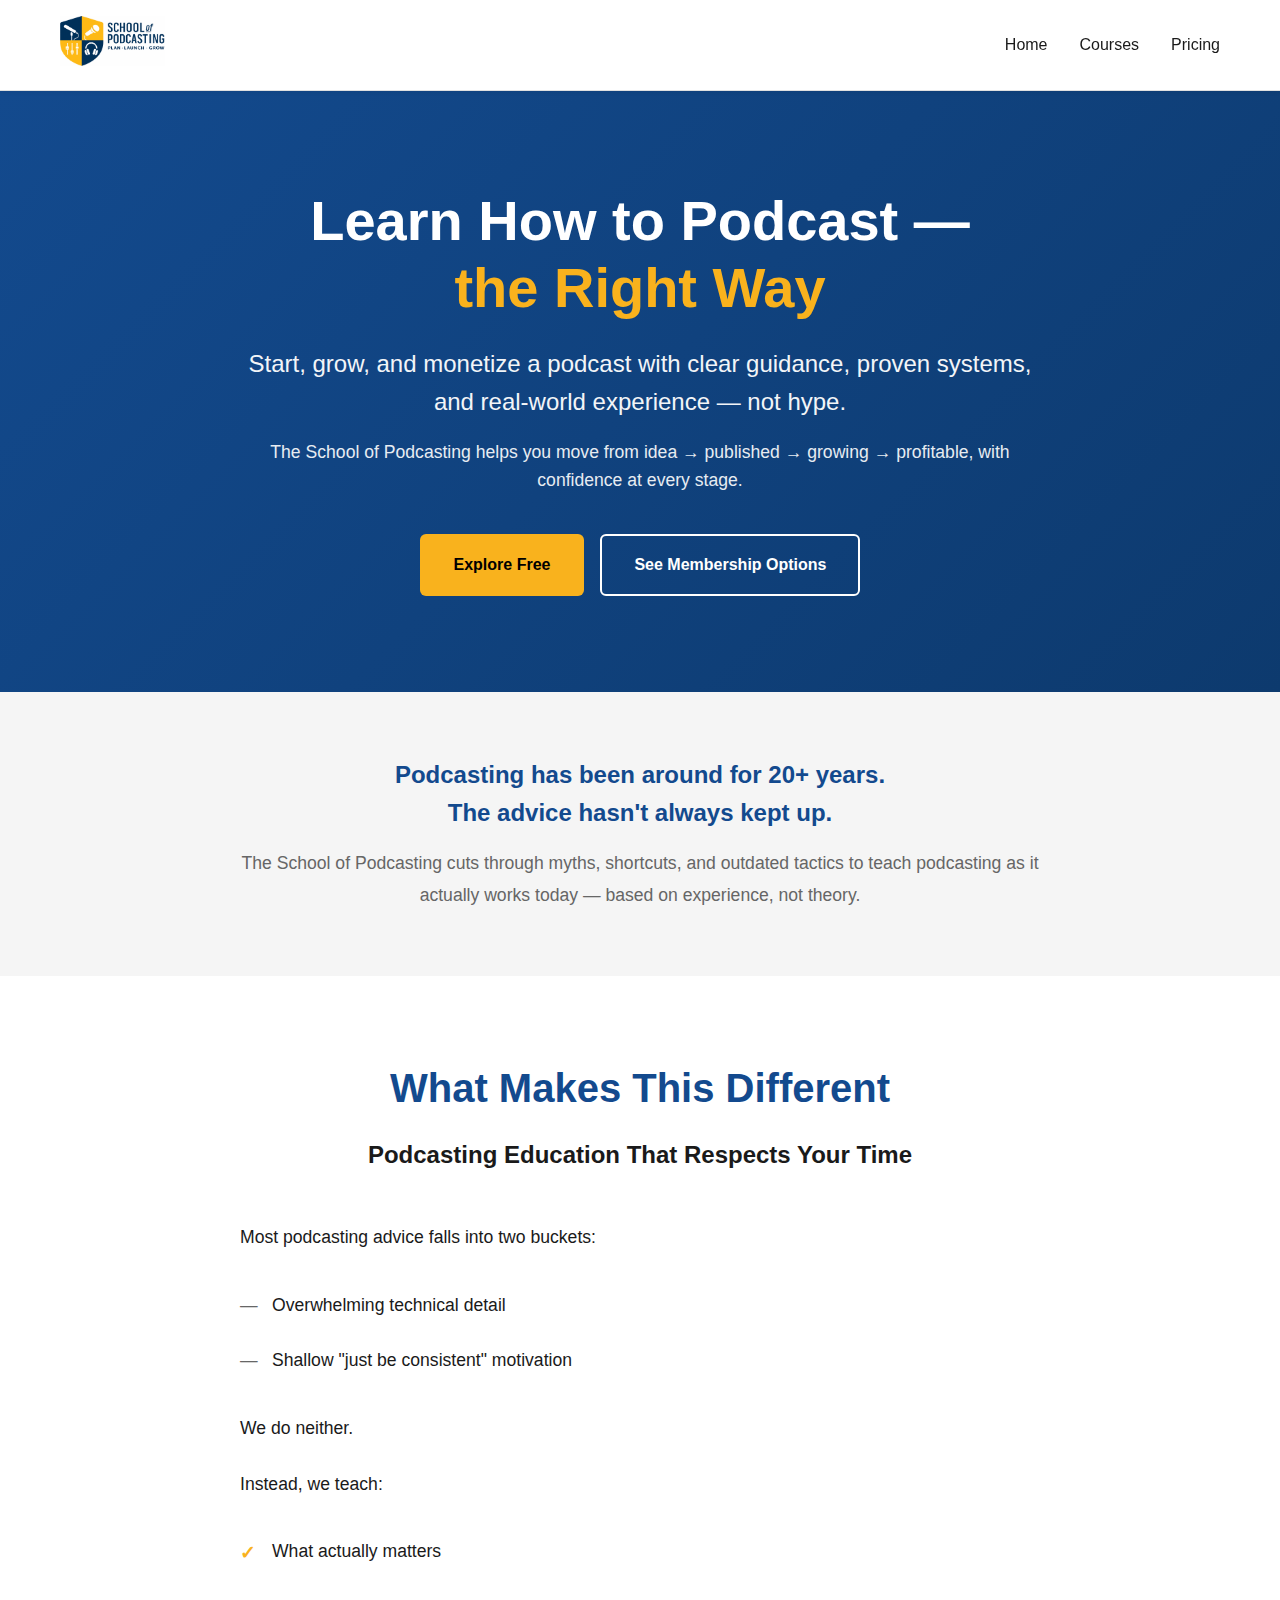
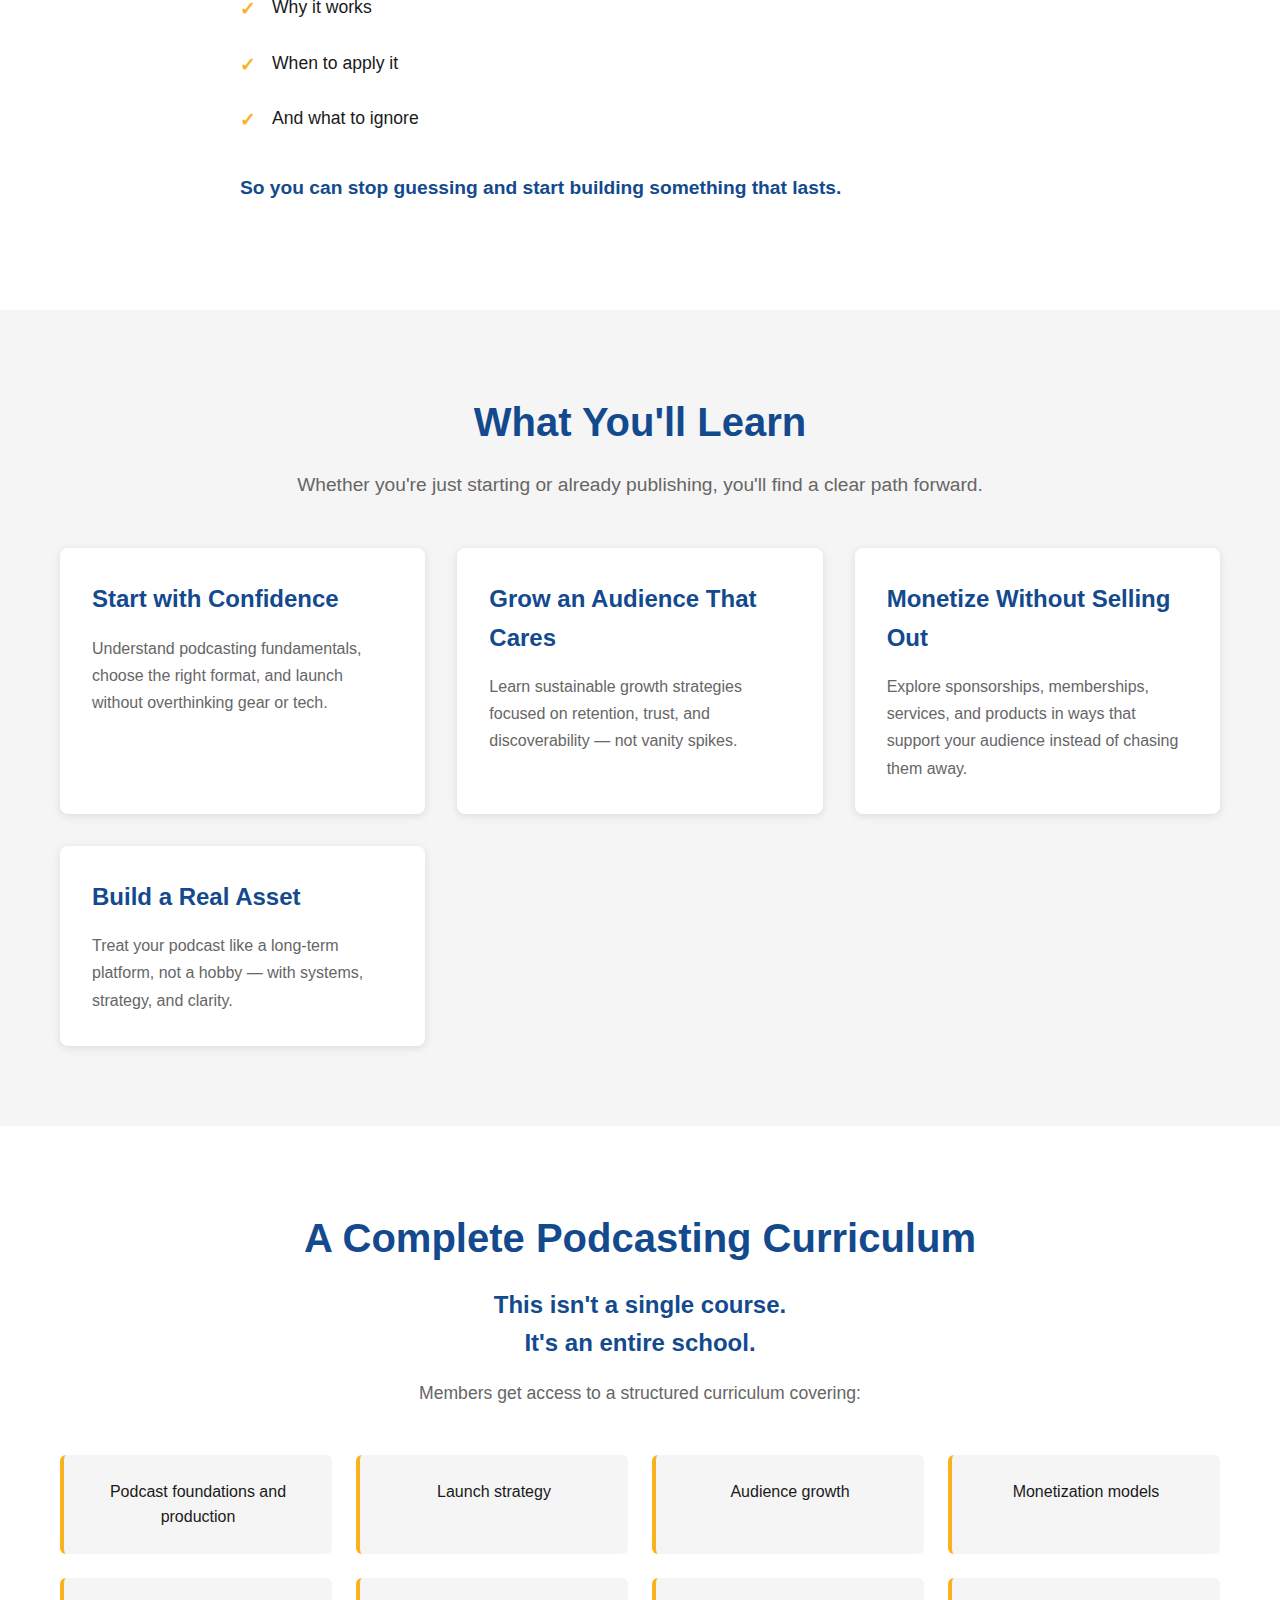
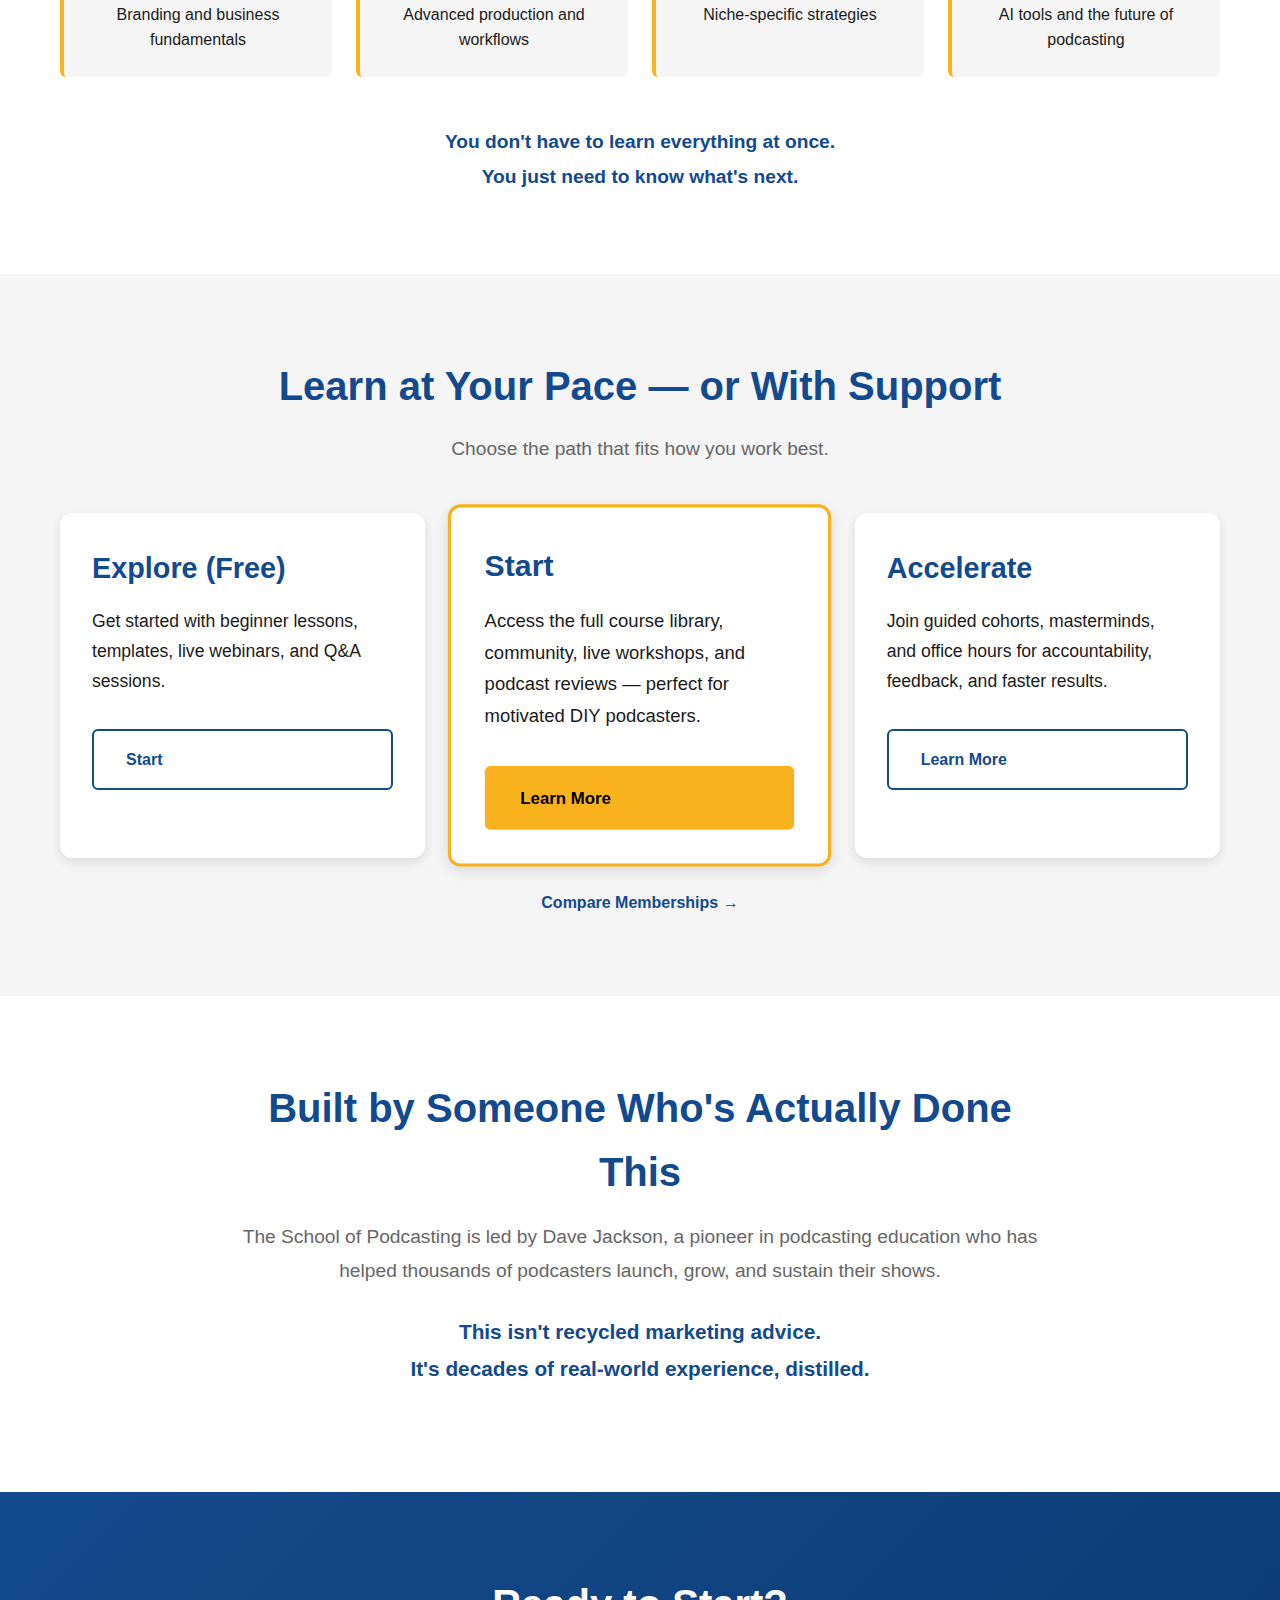
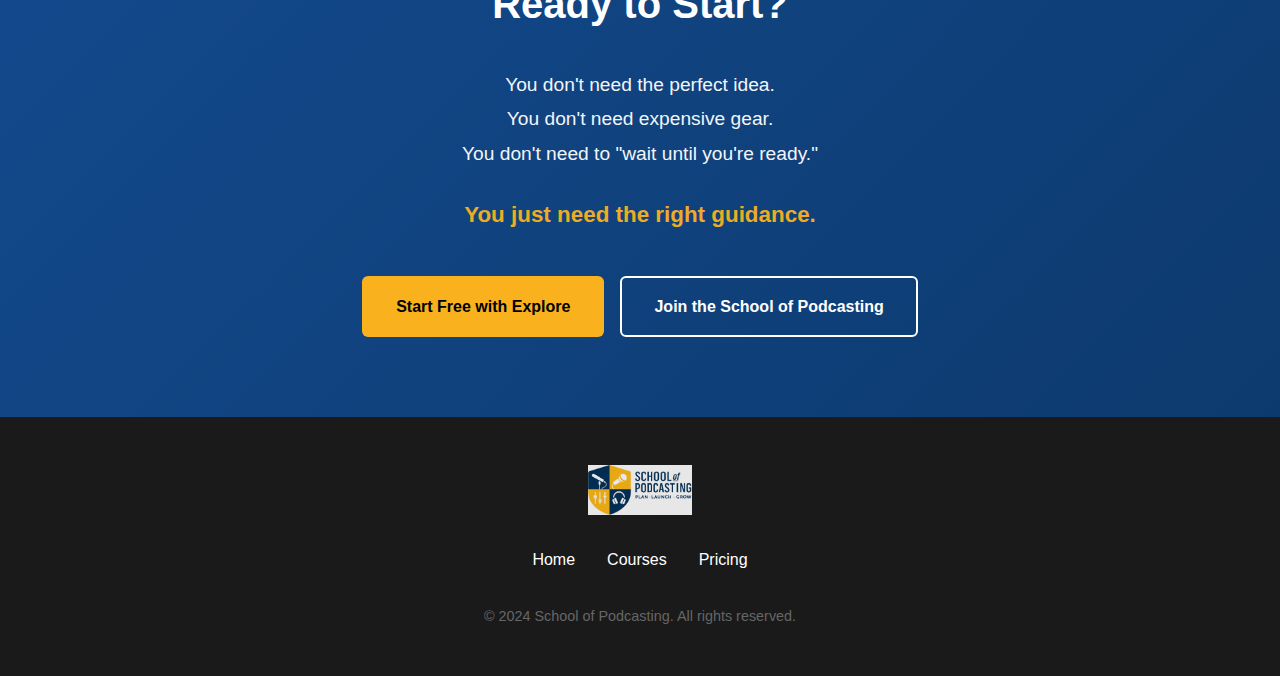
<file: index.html>
<!DOCTYPE html>
<html lang="en">
<head>
    <meta charset="UTF-8">
    <meta name="viewport" content="width=device-width, initial-scale=1.0">
    <title>School of Podcasting - Learn How to Podcast the Right Way</title>
    <link rel="stylesheet" href="styles.css">
    <link rel="icon" type="image/png" href="icon.png">
</head>
<body>
    <!-- Navigation -->
    <nav class="navbar">
        <div class="container">
            <div class="nav-content">
                <a href="index.html" class="logo">
                    <img src="logo.png" alt="School of Podcasting" class="logo-img">
                </a>
                <ul class="nav-links">
                    <li><a href="index.html">Home</a></li>
                    <li><a href="courses.html">Courses</a></li>
                    <li><a href="pricing.html">Pricing</a></li>
                </ul>
            </div>
        </div>
    </nav>

    <!-- Hero Section -->
    <section class="hero">
        <div class="container">
            <div class="hero-content">
                <h1 class="hero-title">
                    Learn How to Podcast —<br>
                    <span class="hero-title-accent">the Right Way</span>
                </h1>
                <p class="hero-subtitle">
                    Start, grow, and monetize a podcast with clear guidance, proven systems, and real-world experience — not hype.
                </p>
                <p class="hero-description">
                    The School of Podcasting helps you move from idea → published → growing → profitable, with confidence at every stage.
                </p>
                <div class="hero-cta">
                    <a href="#explore" class="btn btn-primary">Explore Free</a>
                    <a href="pricing.html" class="btn btn-secondary">See Membership Options</a>
                </div>
            </div>
        </div>
    </section>

    <!-- Sub-Hero / Credibility -->
    <section class="credibility">
        <div class="container">
            <div class="credibility-content">
                <p class="credibility-text">
                    Podcasting has been around for 20+ years.<br>
                    The advice hasn't always kept up.
                </p>
                <p class="credibility-description">
                    The School of Podcasting cuts through myths, shortcuts, and outdated tactics to teach podcasting as it actually works today — based on experience, not theory.
                </p>
            </div>
        </div>
    </section>

    <!-- What Makes This Different -->
    <section class="different">
        <div class="container">
            <h2 class="section-title">What Makes This Different</h2>
            <h3 class="section-subtitle">Podcasting Education That Respects Your Time</h3>
            <div class="different-content">
                <p class="intro-text">
                    Most podcasting advice falls into two buckets:
                </p>
                <ul class="problem-list">
                    <li>Overwhelming technical detail</li>
                    <li>Shallow "just be consistent" motivation</li>
                </ul>
                <p class="intro-text">We do neither.</p>
                <p class="intro-text">
                    Instead, we teach:
                </p>
                <ul class="solution-list">
                    <li>What actually matters</li>
                    <li>Why it works</li>
                    <li>When to apply it</li>
                    <li>And what to ignore</li>
                </ul>
                <p class="intro-text emphasis">
                    So you can stop guessing and start building something that lasts.
                </p>
            </div>
        </div>
    </section>

    <!-- What You'll Learn -->
    <section class="learn">
        <div class="container">
            <h2 class="section-title">What You'll Learn</h2>
            <p class="section-intro">
                Whether you're just starting or already publishing, you'll find a clear path forward.
            </p>
            <div class="learn-grid">
                <div class="learn-card">
                    <h3>Start with Confidence</h3>
                    <p>Understand podcasting fundamentals, choose the right format, and launch without overthinking gear or tech.</p>
                </div>
                <div class="learn-card">
                    <h3>Grow an Audience That Cares</h3>
                    <p>Learn sustainable growth strategies focused on retention, trust, and discoverability — not vanity spikes.</p>
                </div>
                <div class="learn-card">
                    <h3>Monetize Without Selling Out</h3>
                    <p>Explore sponsorships, memberships, services, and products in ways that support your audience instead of chasing them away.</p>
                </div>
                <div class="learn-card">
                    <h3>Build a Real Asset</h3>
                    <p>Treat your podcast like a long-term platform, not a hobby — with systems, strategy, and clarity.</p>
                </div>
            </div>
        </div>
    </section>

    <!-- Complete Curriculum -->
    <section class="curriculum">
        <div class="container">
            <h2 class="section-title">A Complete Podcasting Curriculum</h2>
            <p class="curriculum-intro">
                This isn't a single course.<br>
                It's an entire school.
            </p>
            <p class="curriculum-description">
                Members get access to a structured curriculum covering:
            </p>
            <div class="curriculum-grid">
                <div class="curriculum-item">Podcast foundations and production</div>
                <div class="curriculum-item">Launch strategy</div>
                <div class="curriculum-item">Audience growth</div>
                <div class="curriculum-item">Monetization models</div>
                <div class="curriculum-item">Branding and business fundamentals</div>
                <div class="curriculum-item">Advanced production and workflows</div>
                <div class="curriculum-item">Niche-specific strategies</div>
                <div class="curriculum-item">AI tools and the future of podcasting</div>
            </div>
            <p class="curriculum-footer">
                You don't have to learn everything at once.<br>
                You just need to know what's next.
            </p>
        </div>
    </section>

    <!-- Learn at Your Pace -->
    <section class="pricing-preview" id="explore">
        <div class="container">
            <h2 class="section-title">Learn at Your Pace — or With Support</h2>
            <p class="section-intro">
                Choose the path that fits how you work best.
            </p>
            <div class="pricing-cards">
                <div class="pricing-card">
                    <h3>Explore (Free)</h3>
                    <p class="pricing-description">Get started with beginner lessons, templates, live webinars, and Q&A sessions.</p>
                    <a href="pricing.html" class="btn btn-outline">Start</a>
                </div>
                <div class="pricing-card featured">
                    <h3>Start</h3>
                    <p class="pricing-description">Access the full course library, community, live workshops, and podcast reviews — perfect for motivated DIY podcasters.</p>
                    <a href="pricing.html" class="btn btn-primary">Learn More</a>
                </div>
                <div class="pricing-card">
                    <h3>Accelerate</h3>
                    <p class="pricing-description">Join guided cohorts, masterminds, and office hours for accountability, feedback, and faster results.</p>
                    <a href="pricing.html" class="btn btn-outline">Learn More</a>
                </div>
            </div>
            <div class="pricing-cta">
                <a href="pricing.html" class="btn-link">Compare Memberships →</a>
            </div>
        </div>
    </section>

    <!-- Built by Someone -->
    <section class="founder">
        <div class="container">
            <div class="founder-content">
                <h2 class="section-title">Built by Someone Who's Actually Done This</h2>
                <p class="founder-text">
                    The School of Podcasting is led by Dave Jackson, a pioneer in podcasting education who has helped thousands of podcasters launch, grow, and sustain their shows.
                </p>
                <p class="founder-text emphasis">
                    This isn't recycled marketing advice.<br>
                    It's decades of real-world experience, distilled.
                </p>
            </div>
        </div>
    </section>

    <!-- Ready to Start -->
    <section class="cta-final">
        <div class="container">
            <div class="cta-content">
                <h2 class="section-title">Ready to Start?</h2>
                <p class="cta-text">
                    You don't need the perfect idea.<br>
                    You don't need expensive gear.<br>
                    You don't need to "wait until you're ready."
                </p>
                <p class="cta-text emphasis">
                    You just need the right guidance.
                </p>
                <div class="cta-buttons">
                    <a href="#explore" class="btn btn-primary">Start Free with Explore</a>
                    <a href="pricing.html" class="btn btn-secondary">Join the School of Podcasting</a>
                </div>
            </div>
        </div>
    </section>

    <!-- Footer -->
    <footer class="footer">
        <div class="container">
            <div class="footer-content">
                <div class="footer-logo">
                    <img src="logo.png" alt="School of Podcasting" class="footer-logo-img">
                </div>
                <nav class="footer-nav">
                    <a href="index.html">Home</a>
                    <a href="courses.html">Courses</a>
                    <a href="pricing.html">Pricing</a>
                </nav>
                <p class="footer-copy">&copy; 2024 School of Podcasting. All rights reserved.</p>
            </div>
        </div>
    </footer>
</body>
</html>
</file>
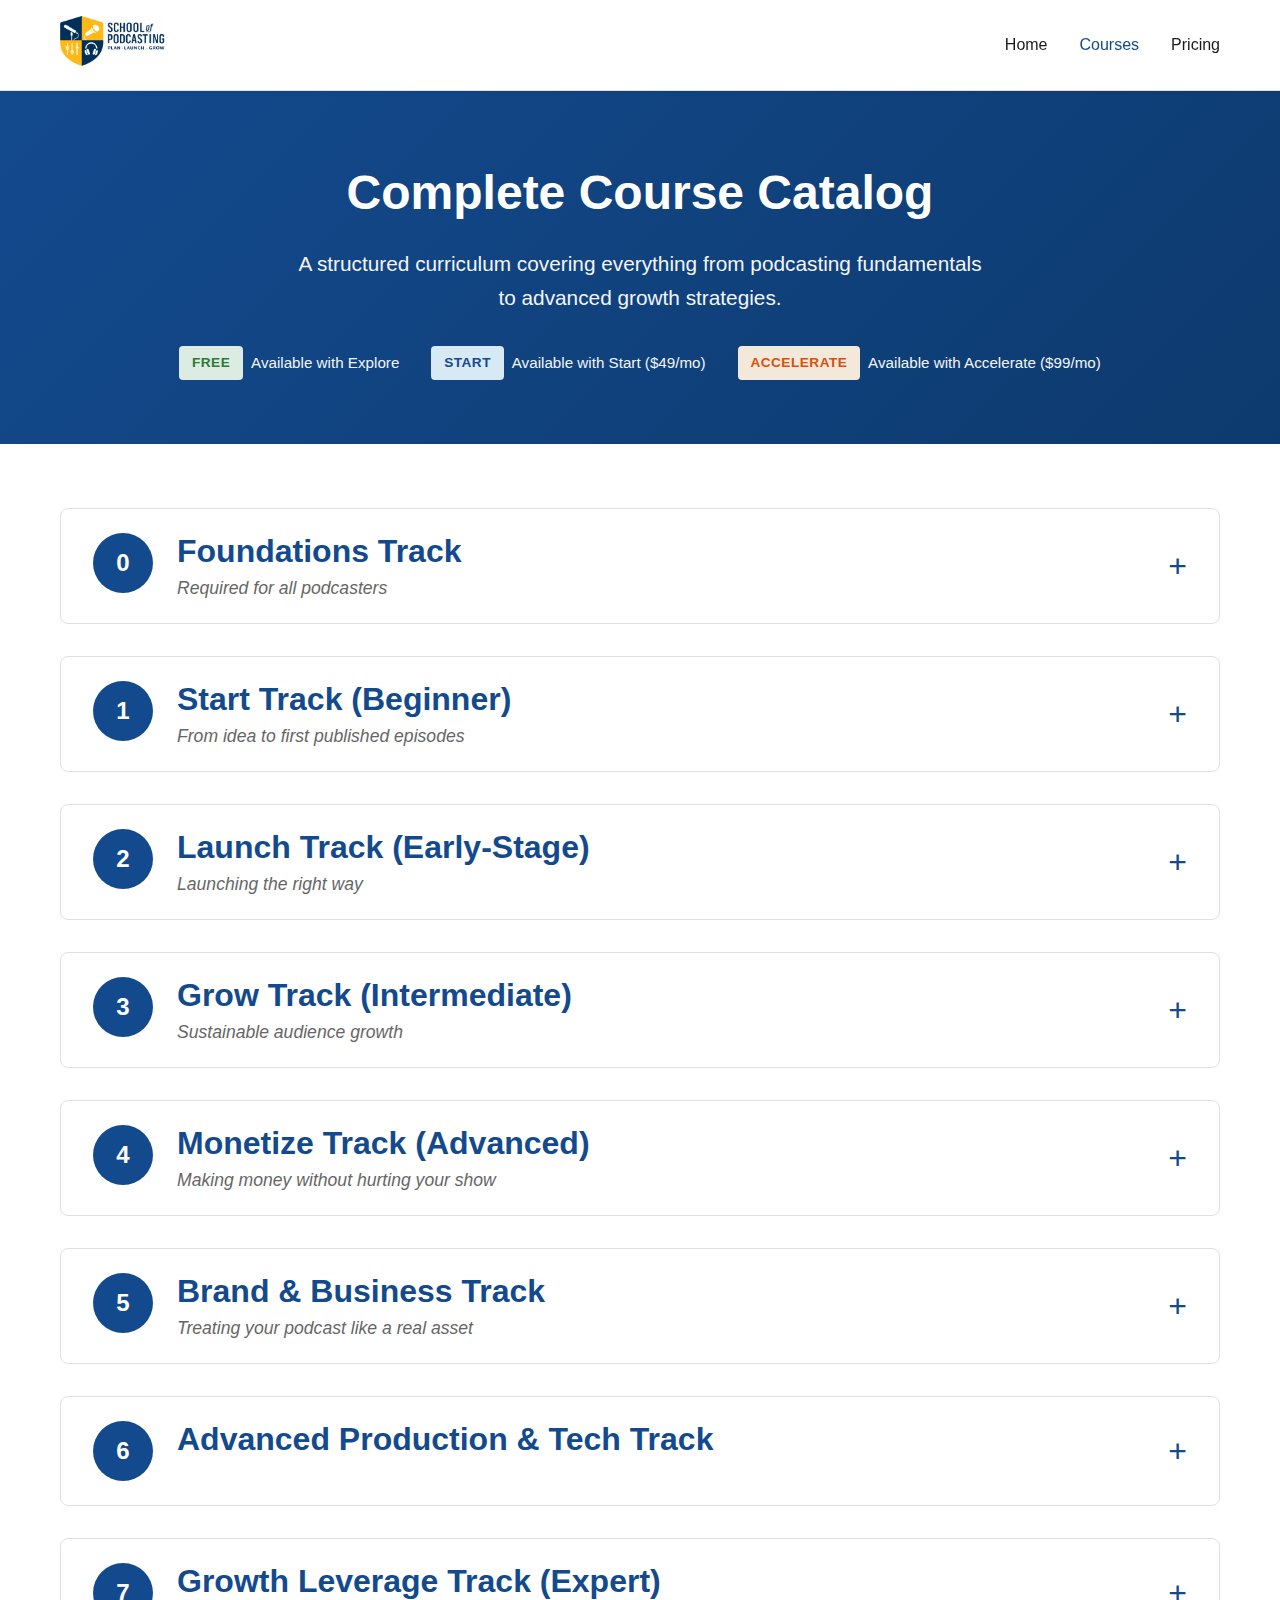
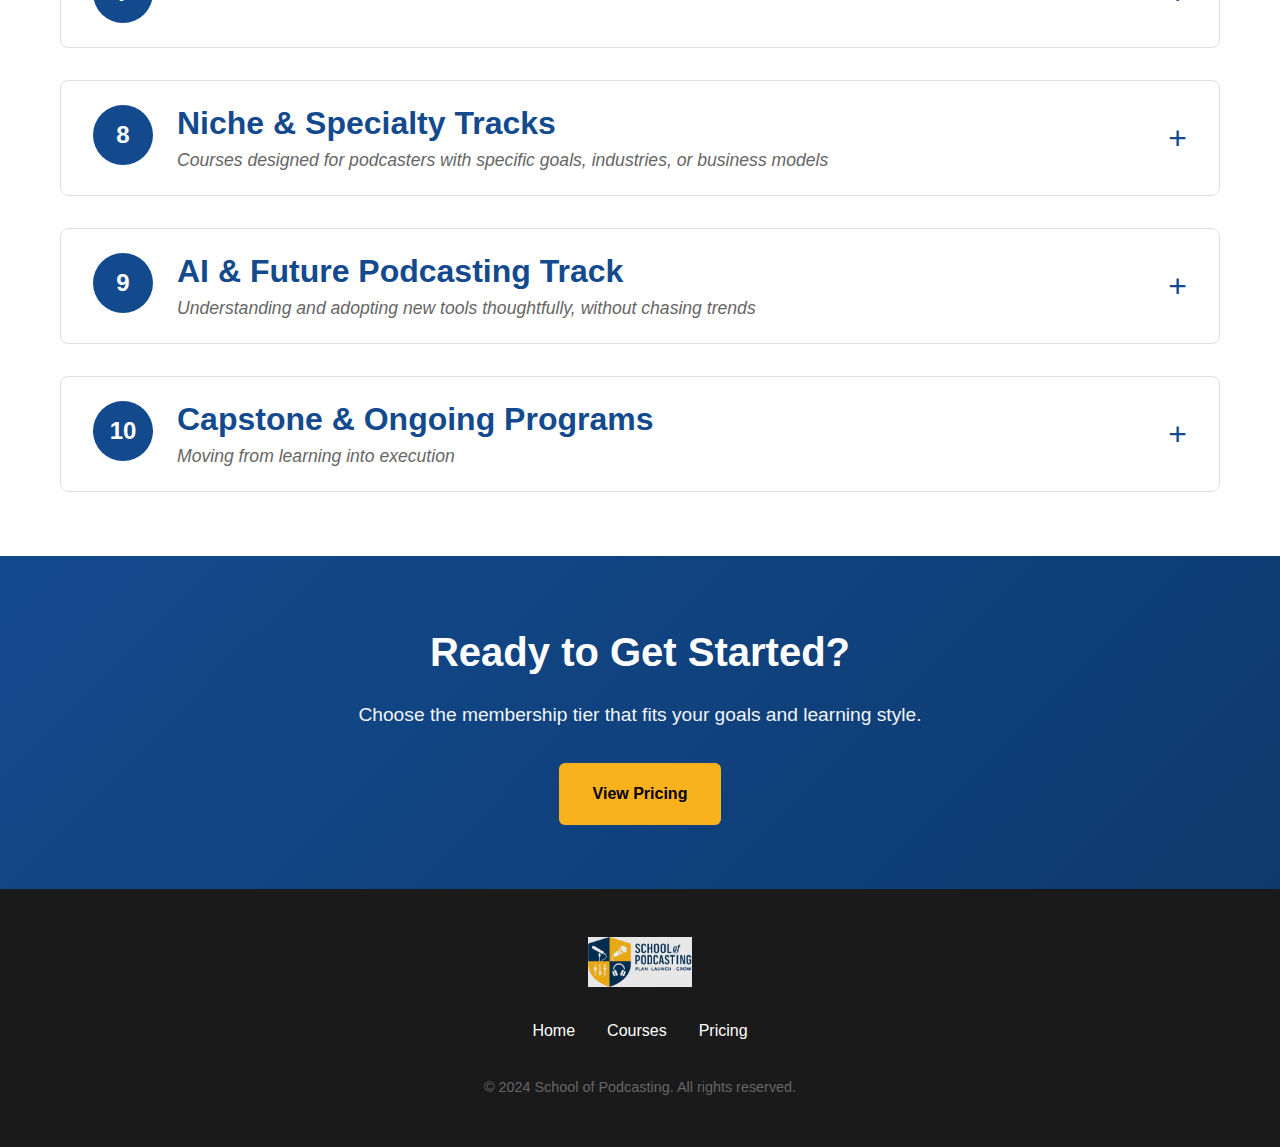
<file: courses.html>
<!DOCTYPE html>
<html lang="en">
<head>
    <meta charset="UTF-8">
    <meta name="viewport" content="width=device-width, initial-scale=1.0">
    <title>Courses - School of Podcasting</title>
    <link rel="stylesheet" href="styles.css">
    <link rel="icon" type="image/png" href="icon.png">
    <script src="script.js" defer></script>
</head>
<body>
    <!-- Navigation -->
    <nav class="navbar">
        <div class="container">
            <div class="nav-content">
                <a href="index.html" class="logo">
                    <img src="logo.png" alt="School of Podcasting" class="logo-img">
                </a>
                <ul class="nav-links">
                    <li><a href="index.html">Home</a></li>
                    <li><a href="courses.html" class="active">Courses</a></li>
                    <li><a href="pricing.html">Pricing</a></li>
                </ul>
            </div>
        </div>
    </nav>

    <!-- Courses Header -->
    <section class="page-header">
        <div class="container">
            <h1 class="page-title">Complete Course Catalog</h1>
            <p class="page-subtitle">
                A structured curriculum covering everything from podcasting fundamentals to advanced growth strategies.
            </p>
            <div class="membership-legend">
                <span class="legend-item"><span class="badge badge-free">Free</span> Available with Explore</span>
                <span class="legend-item"><span class="badge badge-start">Start</span> Available with Start ($49/mo)</span>
                <span class="legend-item"><span class="badge badge-accelerate">Accelerate</span> Available with Accelerate ($99/mo)</span>
            </div>
        </div>
    </section>

    <!-- Course Tracks -->
    <section class="courses">
        <div class="container">

            <!-- Foundations Track -->
            <div class="course-track collapsible">
                <button class="track-header-toggle" aria-expanded="false">
                    <div class="track-header">
                        <span class="track-number">0</span>
                        <div>
                            <h2 class="track-title">Foundations Track</h2>
                            <p class="track-subtitle">Required for all podcasters</p>
                        </div>
                    </div>
                    <span class="toggle-icon">+</span>
                </button>
                <div class="course-list collapse-content">
                    <div class="course-item">
                        <div class="course-header">
                            <h3>Podcasting 101: How Podcasts Actually Work</h3>
                            <span class="badge badge-free">Free</span>
                        </div>
                        <p>A clear explanation of RSS, podcast hosting, directories, downloads vs subscribers, and what metrics actually matter.</p>
                        <p class="course-detail">This course removes the mystery from podcasting by explaining how podcasts are actually delivered, tracked, and discovered. You'll learn how RSS feeds work, what hosting companies really do, how Apple and Spotify fit into the ecosystem, and why many common assumptions about downloads and subscribers are misleading. By the end, you'll understand the system well enough to make smart decisions and ignore bad advice.</p>
                    </div>
                    <div class="course-item">
                        <div class="course-header">
                            <h3>Podcasting Gear Without the Hype</h3>
                            <span class="badge badge-free">Free</span>
                        </div>
                        <p>Simple guidance on microphones, interfaces, headphones, and recording spaces without overspending.</p>
                        <p class="course-detail">This course focuses on practical, affordable gear choices instead of trendy recommendations. You'll learn how to choose the right microphone for your voice and environment, whether you really need an interface or mixer, and how to improve sound quality without buying more equipment. The goal is confidence and clarity, not gear obsession.</p>
                    </div>
                    <div class="course-item">
                        <div class="course-header">
                            <h3>Audio Quality Fundamentals</h3>
                            <span class="badge badge-start">Start</span>
                        </div>
                        <p>Mic technique, gain staging, background noise, and consistency across episodes.</p>
                        <p class="course-detail">Audio quality problems are usually technique issues, not equipment problems. This course teaches you how to properly use your microphone, set recording levels, reduce noise, and maintain consistent sound from episode to episode. You'll walk away with repeatable habits that dramatically improve how professional your show sounds.</p>
                    </div>
                    <div class="course-item">
                        <div class="course-header">
                            <h3>The Podcasting Mindset</h3>
                            <span class="badge badge-start">Start</span>
                        </div>
                        <p>Setting realistic expectations, building consistency, avoiding burnout, and sticking with your show.</p>
                        <p class="course-detail">Podcasting success is more about mindset than tactics. This course helps you set realistic timelines, define what success actually means for your goals, and build sustainable habits that keep you publishing. You'll learn how to avoid burnout, handle slow growth, and stay motivated when results take time.</p>
                    </div>
                </div>
            </div>

            <!-- Start Track -->
            <div class="course-track collapsible">
                <button class="track-header-toggle" aria-expanded="false">
                    <div class="track-header">
                        <span class="track-number">1</span>
                        <div>
                            <h2 class="track-title">Start Track (Beginner)</h2>
                            <p class="track-subtitle">From idea to first published episodes</p>
                        </div>
                    </div>
                    <span class="toggle-icon">+</span>
                </button>
                <div class="course-list collapse-content">
                    <div class="course-item">
                        <div class="course-header">
                            <h3>Finding Your Podcast Idea & Positioning</h3>
                            <span class="badge badge-start">Start</span>
                        </div>
                        <p>How to define your audience, niche, and value so your podcast stands out.</p>
                        <p class="course-detail">This course walks you through clarifying who your podcast is for, what problem it solves, and why someone should choose it over other shows. You'll explore audience definition, niche selection, and positioning so your podcast has a clear purpose from day one. Expect exercises that help you move from vague ideas to a focused concept.</p>
                    </div>
                    <div class="course-item">
                        <div class="course-header">
                            <h3>Naming Your Podcast (Without Regret)</h3>
                            <span class="badge badge-start">Start</span>
                        </div>
                        <p>Searchability, branding considerations, and long‑term flexibility.</p>
                        <p class="course-detail">Your podcast name affects discoverability, branding, and future growth. This course teaches you how to choose a name that is searchable, memorable, and flexible enough to grow with your show. You'll learn common naming mistakes and how to pressure‑test your ideas before committing.</p>
                    </div>
                    <div class="course-item">
                        <div class="course-header">
                            <h3>Podcast Formats Explained</h3>
                            <span class="badge badge-start">Start</span>
                        </div>
                        <p>Solo, co‑hosted, interview, narrative, and hybrid formats.</p>
                        <p class="course-detail">This course breaks down the strengths and weaknesses of the most common podcast formats. You'll learn which formats are easiest to sustain, which work best for different goals, and how to choose a format that matches your skills and schedule. By the end, you'll know exactly which format fits you best.</p>
                    </div>
                    <div class="course-item">
                        <div class="course-header">
                            <h3>Planning Your First 10 Episodes</h3>
                            <span class="badge badge-start">Start</span>
                        </div>
                        <p>Episode structures, outlines, batching strategies, and content planning.</p>
                        <p class="course-detail">Many podcasts fail because they run out of ideas early. This course helps you plan your first ten episodes in advance so you launch with confidence. You'll learn how to outline episodes, batch content, and create a simple content plan that keeps you consistent.</p>
                    </div>
                    <div class="course-item">
                        <div class="course-header">
                            <h3>Recording Your Podcast</h3>
                            <span class="badge badge-start">Start</span>
                        </div>
                        <p>Local and remote recording setups, backups, and reliability.</p>
                        <p class="course-detail">This course covers the practical side of recording your show. You'll learn how to set up reliable local and remote recordings, avoid common technical failures, and create backup systems so you never lose an episode. The focus is stress‑free recording, not perfection.</p>
                    </div>
                    <div class="course-item">
                        <div class="course-header">
                            <h3>Editing Your Podcast (Beginner)</h3>
                            <span class="badge badge-start">Start</span>
                        </div>
                        <p>Basic editing workflows, DAWs, templates, and time‑saving tips.</p>
                        <p class="course-detail">Editing doesn't have to be overwhelming. This course introduces beginner‑friendly editing workflows, explains what to edit and what to leave alone, and shows you how to use templates to save time. You'll gain confidence producing clean, listenable episodes without over‑polishing.</p>
                    </div>
                    <div class="course-item">
                        <div class="course-header">
                            <h3>Publishing Your Podcast</h3>
                            <span class="badge badge-free">Free</span>
                        </div>
                        <p>Setting up hosting, RSS feeds, and submitting to Apple Podcasts and Spotify.</p>
                        <p class="course-detail">This course walks you step by step through publishing your podcast. You'll learn how to choose a hosting provider, set up your RSS feed correctly, and submit your show to major platforms. By the end, your podcast will be live and available to listeners.</p>
                    </div>
                    <div class="course-item">
                        <div class="course-header">
                            <h3>Your Podcast Website Essentials</h3>
                            <span class="badge badge-start">Start</span>
                        </div>
                        <p>What pages you actually need and how your website supports growth.</p>
                        <p class="course-detail">A podcast website doesn't need to be complicated to be effective. This course explains which pages matter, what content to include, and how your website supports discovery, email lists, and monetization. You'll learn how to avoid overbuilding while still looking professional.</p>
                    </div>
                </div>
            </div>

            <!-- Launch Track -->
            <div class="course-track collapsible">
                <button class="track-header-toggle" aria-expanded="false">
                    <div class="track-header">
                        <span class="track-number">2</span>
                        <div>
                            <h2 class="track-title">Launch Track (Early‑Stage)</h2>
                            <p class="track-subtitle">Launching the right way</p>
                        </div>
                    </div>
                    <span class="toggle-icon">+</span>
                </button>
                <div class="course-list collapse-content">
                    <div class="course-item">
                        <div class="course-header">
                            <h3>How to Launch a Podcast</h3>
                            <span class="badge badge-free">Free</span>
                        </div>
                        <p>Soft vs hard launches, timing, and avoiding common mistakes.</p>
                        <p class="course-detail">This course helps you launch with intention instead of panic. You'll learn different launch strategies, how to set expectations, and how to avoid common mistakes that hurt momentum. The focus is building a solid foundation rather than chasing launch‑week hype.</p>
                    </div>
                    <div class="course-item">
                        <div class="course-header">
                            <h3>Podcast Artwork That Converts</h3>
                            <span class="badge badge-start">Start</span>
                        </div>
                        <p>Design principles, clarity, and testing artwork that attracts clicks.</p>
                        <p class="course-detail">Podcast artwork is often the first impression of your show. This course teaches you what actually works in podcast artwork, how to communicate your show's value visually, and how to avoid design mistakes that reduce clicks. You'll also learn how to evaluate and improve existing artwork.</p>
                    </div>
                    <div class="course-item">
                        <div class="course-header">
                            <h3>Writing Podcast Titles & Descriptions</h3>
                            <span class="badge badge-start">Start</span>
                        </div>
                        <p>SEO, psychology, and clarity for episode titles and show descriptions.</p>
                        <p class="course-detail">This course focuses on writing titles and descriptions that are clear, searchable, and compelling. You'll learn how listeners scan listings, how search engines read text, and how to balance creativity with clarity. Expect practical frameworks you can reuse for every episode.</p>
                    </div>
                    <div class="course-item">
                        <div class="course-header">
                            <h3>Launch Promotion That Doesn't Feel Gross</h3>
                            <span class="badge badge-start">Start</span>
                        </div>
                        <p>Ethical promotion strategies using email, social media, and communities.</p>
                        <p class="course-detail">Promotion doesn't have to feel spammy. This course shows you how to share your podcast in ways that feel natural and respectful. You'll learn where promotion actually works, where it doesn't, and how to focus on long‑term audience building instead of short‑term spikes.</p>
                    </div>
                    <div class="course-item">
                        <div class="course-header">
                            <h3>Early Feedback & Iteration</h3>
                            <span class="badge badge-start">Start</span>
                        </div>
                        <p>Using listener feedback to refine format and content.</p>
                        <p class="course-detail">Your early listeners are your best teachers. This course shows you how to collect useful feedback, interpret it correctly, and make smart adjustments without constantly changing direction. You'll learn how to iterate without losing your identity.</p>
                    </div>
                </div>
            </div>

            <!-- Grow Track -->
            <div class="course-track collapsible">
                <button class="track-header-toggle" aria-expanded="false">
                    <div class="track-header">
                        <span class="track-number">3</span>
                        <div>
                            <h2 class="track-title">Grow Track (Intermediate)</h2>
                            <p class="track-subtitle">Sustainable audience growth</p>
                        </div>
                    </div>
                    <span class="toggle-icon">+</span>
                </button>
                <div class="course-list collapse-content">
                    <div class="course-item">
                        <div class="course-header">
                            <h3>Understanding Podcast Analytics</h3>
                            <span class="badge badge-start">Start</span>
                        </div>
                        <p>What numbers matter, how to read trends, and what to ignore.</p>
                        <p class="course-detail">This course demystifies podcast analytics by focusing on trends, not vanity metrics. You'll learn which numbers actually indicate growth, how to spot problems early, and how to use data to make content decisions. The goal is confidence, not obsession.</p>
                    </div>
                    <div class="course-item">
                        <div class="course-header">
                            <h3>Podcast SEO & Discoverability</h3>
                            <span class="badge badge-start">Start</span>
                        </div>
                        <p>Optimizing for Apple Podcasts, Google, show notes, and transcripts.</p>
                        <p class="course-detail">Discovery is about clarity, not hacks. This course teaches you how podcast platforms and search engines surface content and what you can do to improve your visibility. You'll learn how titles, descriptions, show notes, and transcripts work together.</p>
                    </div>
                    <div class="course-item">
                        <div class="course-header">
                            <h3>Content Strategy for Growth</h3>
                            <span class="badge badge-start">Start</span>
                        </div>
                        <p>Planning themes, series, and seasons that drive retention.</p>
                        <p class="course-detail">Growth comes from consistency and relevance. This course helps you plan content that keeps listeners coming back by using themes, series, and seasonal planning. You'll learn how to think beyond individual episodes and build momentum over time.</p>
                    </div>
                    <div class="course-item">
                        <div class="course-header">
                            <h3>Repurposing Podcast Content</h3>
                            <span class="badge badge-start">Start</span>
                        </div>
                        <p>Turning episodes into clips, newsletters, blog posts, and social content.</p>
                        <p class="course-detail">This course shows you how to get more value from each episode without creating more work. You'll learn what content is worth repurposing, which platforms make sense, and how to create systems instead of one‑off posts.</p>
                    </div>
                    <div class="course-item">
                        <div class="course-header">
                            <h3>Guest Strategy for Growth</h3>
                            <span class="badge badge-start">Start</span>
                        </div>
                        <p>Attracting guests, preparing interviews, and guest swaps.</p>
                        <p class="course-detail">Guests can accelerate growth when used intentionally. This course teaches you how to attract the right guests, prepare better interviews, and use guest appearances to reach new audiences without relying on gimmicks.</p>
                    </div>
                    <div class="course-item">
                        <div class="course-header">
                            <h3>Audience Building Beyond Downloads</h3>
                            <span class="badge badge-start">Start</span>
                        </div>
                        <p>Email lists, communities, and engagement strategies.</p>
                        <p class="course-detail">Downloads are not relationships. This course shows you how to build direct connections with your audience through email lists and communities. You'll learn how to turn listeners into subscribers and supporters.</p>
                    </div>
                    <div class="course-item">
                        <div class="course-header">
                            <h3>Social Media for Podcasters</h3>
                            <span class="badge badge-start">Start</span>
                        </div>
                        <p>What is worth doing, what is not, and how to avoid burnout.</p>
                        <p class="course-detail">Social media can help or distract. This course gives you a realistic framework for deciding which platforms to use, how much effort to invest, and how to avoid burning out. The focus is leverage, not hustle.</p>
                    </div>
                </div>
            </div>

            <!-- Monetize Track -->
            <div class="course-track collapsible">
                <button class="track-header-toggle" aria-expanded="false">
                    <div class="track-header">
                        <span class="track-number">4</span>
                        <div>
                            <h2 class="track-title">Monetize Track (Advanced)</h2>
                            <p class="track-subtitle">Making money without hurting your show</p>
                        </div>
                    </div>
                    <span class="toggle-icon">+</span>
                </button>
                <div class="course-list collapse-content">
                    <div class="course-item">
                        <div class="course-header">
                            <h3>Podcast Monetization Models</h3>
                            <span class="badge badge-start">Start</span>
                        </div>
                        <p>Ads, sponsors, memberships, products, and services.</p>
                        <p class="course-detail">This course gives you a clear, honest overview of the main ways podcasters generate revenue. Instead of hype or unrealistic promises, you'll learn how each model actually works, what kinds of audiences they fit best, and the tradeoffs involved. By the end, you'll understand which monetization paths align with your goals, audience size, and available time.</p>
                    </div>
                    <div class="course-item">
                        <div class="course-header">
                            <h3>When You're Ready to Monetize</h3>
                            <span class="badge badge-start">Start</span>
                        </div>
                        <p>Audience size vs trust vs intent.</p>
                        <p class="course-detail">Many podcasters monetize too early or wait far too long. This course helps you evaluate readiness based on audience trust, engagement, and intent rather than raw download numbers. You'll learn warning signs that it's too soon, indicators that it's time, and how to prepare your audience so monetization feels natural instead of disruptive.</p>
                    </div>
                    <div class="course-item">
                        <div class="course-header">
                            <h3>Sponsorships 101</h3>
                            <span class="badge badge-start">Start</span>
                        </div>
                        <p>CPMs, host‑read ads, deal structures, and expectations.</p>
                        <p class="course-detail">This course explains how podcast sponsorships actually work behind the scenes. You'll learn common pricing models, what sponsors care about, how host‑read ads differ from dynamic ads, and what realistic deals look like at different audience sizes. Expect clarity that helps you avoid bad deals and false expectations.</p>
                    </div>
                    <div class="course-item">
                        <div class="course-header">
                            <h3>Landing Sponsors Without a Network</h3>
                            <span class="badge badge-start">Start</span>
                        </div>
                        <p>Pitching, outreach, and media kits.</p>
                        <p class="course-detail">You don't need a podcast network to work with sponsors. This course walks you through building a simple media kit, identifying aligned brands, and reaching out with confidence. You'll learn how to pitch your value clearly, handle objections, and build long‑term sponsor relationships.</p>
                    </div>
                    <div class="course-item">
                        <div class="course-header">
                            <h3>Memberships & Subscriptions</h3>
                            <span class="badge badge-start">Start</span>
                        </div>
                        <p>Private podcasts, bonus content, and communities.</p>
                        <p class="course-detail">This course explores listener‑supported monetization models such as memberships and subscriptions. You'll learn how to decide what to offer, how much content is sustainable, and how to avoid overwhelming yourself. The focus is building recurring revenue without burning out.</p>
                    </div>
                    <div class="course-item">
                        <div class="course-header">
                            <h3>Using Your Podcast to Sell Services</h3>
                            <span class="badge badge-start">Start</span>
                        </div>
                        <p>Coaching, consulting, and freelancing.</p>
                        <p class="course-detail">For many podcasters, services are the fastest path to revenue. This course shows how to position your podcast as a trust‑building tool that attracts ideal clients. You'll learn how to talk about your services naturally and convert listeners into leads without turning episodes into sales pitches.</p>
                    </div>
                    <div class="course-item">
                        <div class="course-header">
                            <h3>Affiliate Marketing for Podcasters</h3>
                            <span class="badge badge-start">Start</span>
                        </div>
                        <p>How to earn without losing audience trust.</p>
                        <p class="course-detail">Affiliate marketing works best when trust comes first. This course teaches you how to choose products you genuinely support, disclose relationships clearly, and integrate recommendations into your content without damaging credibility. You'll also learn what types of affiliate offers convert best for podcasters.</p>
                    </div>
                </div>
            </div>

            <!-- Brand & Business Track -->
            <div class="course-track collapsible">
                <button class="track-header-toggle" aria-expanded="false">
                    <div class="track-header">
                        <span class="track-number">5</span>
                        <div>
                            <h2 class="track-title">Brand & Business Track</h2>
                            <p class="track-subtitle">Treating your podcast like a real asset</p>
                        </div>
                    </div>
                    <span class="toggle-icon">+</span>
                </button>
                <div class="course-list collapse-content">
                    <div class="course-item">
                        <div class="course-header">
                            <h3>Podcast Branding & Positioning</h3>
                            <span class="badge badge-start">Start</span>
                        </div>
                        <p>Voice, tone, and trust‑building.</p>
                        <p class="course-detail">This course helps you think about branding beyond logos and colors. You'll learn how your voice, tone, and messaging shape listener expectations and trust over time. By the end, you'll have a clearer, more consistent brand that listeners recognize and remember.</p>
                    </div>
                    <div class="course-item">
                        <div class="course-header">
                            <h3>Email Marketing for Podcasters</h3>
                            <span class="badge badge-start">Start</span>
                        </div>
                        <p>Newsletters, onboarding, and relationship building.</p>
                        <p class="course-detail">Email remains one of the most valuable assets a podcaster can own. This course shows you how to start and grow an email list, welcome new subscribers, and stay connected with listeners between episodes. You'll learn simple systems that strengthen relationships without adding stress.</p>
                    </div>
                    <div class="course-item">
                        <div class="course-header">
                            <h3>Building a Podcast Funnel</h3>
                            <span class="badge badge-start">Start</span>
                        </div>
                        <p>Podcast to email to offer.</p>
                        <p class="course-detail">This course explains how to intentionally guide listeners from your podcast into deeper engagement. You'll learn how funnels work, how to design them ethically, and how to align your podcast content with offers without compromising trust.</p>
                    </div>
                    <div class="course-item">
                        <div class="course-header">
                            <h3>Legal Basics for Podcasters</h3>
                            <span class="badge badge-start">Start</span>
                        </div>
                        <p>Music usage, guest releases, disclosures, and trademarks.</p>
                        <p class="course-detail">This course provides a practical, plain‑English overview of common legal considerations podcasters face. You'll learn what permissions you need, how to protect yourself with guests, and which issues are worth professional advice. The goal is awareness, not fear.</p>
                    </div>
                    <div class="course-item">
                        <div class="course-header">
                            <h3>Podcasting as a Business</h3>
                            <span class="badge badge-start">Start</span>
                        </div>
                        <p>Expenses, taxes, and reinvestment strategies.</p>
                        <p class="course-detail">This course helps you shift from hobbyist thinking to business thinking. You'll learn how to track expenses, plan for taxes, and make smarter reinvestment decisions. Even if your podcast isn't your primary income, these habits matter.</p>
                    </div>
                </div>
            </div>

            <!-- Advanced Production & Tech Track -->
            <div class="course-track collapsible">
                <button class="track-header-toggle" aria-expanded="false">
                    <div class="track-header">
                        <span class="track-number">6</span>
                        <div>
                            <h2 class="track-title">Advanced Production & Tech Track</h2>
                        </div>
                    </div>
                    <span class="toggle-icon">+</span>
                </button>
                <div class="course-list collapse-content">
                    <div class="course-item">
                        <div class="course-header">
                            <h3>Advanced Editing & Sound Design</h3>
                            <span class="badge badge-start">Start</span>
                        </div>
                        <p>Pacing, polish, and production quality.</p>
                        <p class="course-detail">This course goes beyond basic editing to explore techniques that elevate the listening experience. You'll learn how to improve pacing, remove distractions, and use music and transitions intentionally. The focus is enhancing clarity and professionalism without over‑producing.</p>
                    </div>
                    <div class="course-item">
                        <div class="course-header">
                            <h3>Remote Recording at Scale</h3>
                            <span class="badge badge-start">Start</span>
                        </div>
                        <p>Video podcasts, backups, and workflows.</p>
                        <p class="course-detail">As your show grows, reliability becomes critical. This course teaches scalable systems for recording remote guests and video podcasts. You'll learn how to create dependable workflows, handle backups, and reduce technical failures as complexity increases.</p>
                    </div>
                    <div class="course-item">
                        <div class="course-header">
                            <h3>Video Podcasting Strategy</h3>
                            <span class="badge badge-start">Start</span>
                        </div>
                        <p>When video helps and when it does not.</p>
                        <p class="course-detail">Video podcasting is not automatically a growth lever. This course helps you decide whether video supports your goals and audience. You'll learn when video adds value, when it's unnecessary, and how to use it strategically if you choose to adopt it.</p>
                    </div>
                    <div class="course-item">
                        <div class="course-header">
                            <h3>Transcripts, Accessibility & SEO</h3>
                            <span class="badge badge-start">Start</span>
                        </div>
                        <p>Improving reach and usability.</p>
                        <p class="course-detail">This course explains how transcripts improve accessibility, discoverability, and listener experience. You'll learn practical ways to implement transcripts efficiently and understand how they support SEO and inclusivity.</p>
                    </div>
                    <div class="course-item">
                        <div class="course-header">
                            <h3>Automation & Workflow Optimization</h3>
                            <span class="badge badge-start">Start</span>
                        </div>
                        <p>Templates, tools, and systems.</p>
                        <p class="course-detail">This course focuses on reducing friction in your production and publishing process. You'll learn how to build repeatable workflows, use automation wisely, and save time without sacrificing quality.</p>
                    </div>
                </div>
            </div>

            <!-- Growth Leverage Track -->
            <div class="course-track collapsible">
                <button class="track-header-toggle" aria-expanded="false">
                    <div class="track-header">
                        <span class="track-number">7</span>
                        <div>
                            <h2 class="track-title">Growth Leverage Track (Expert)</h2>
                        </div>
                    </div>
                    <span class="toggle-icon">+</span>
                </button>
                <div class="course-list collapse-content">
                    <div class="course-item">
                        <div class="course-header">
                            <h3>Collaborations & Cross‑Promotion</h3>
                            <span class="badge badge-start">Start</span>
                        </div>
                        <p>Feed swaps and co‑branded series.</p>
                        <p class="course-detail">This course explores growth strategies that rely on leverage instead of constant content output. You'll learn how to evaluate collaboration opportunities, structure cross‑promotions, and execute partnerships that benefit both audiences.</p>
                    </div>
                    <div class="course-item">
                        <div class="course-header">
                            <h3>Paid Promotion for Podcasts</h3>
                            <span class="badge badge-start">Start</span>
                        </div>
                        <p>What works and what wastes money.</p>
                        <p class="course-detail">Paid promotion can help or hurt depending on how it's used. This course provides a realistic look at advertising options for podcasters, including what tends to work, what rarely does, and how to test campaigns responsibly.</p>
                    </div>
                    <div class="course-item">
                        <div class="course-header">
                            <h3>PR & Media for Podcasters</h3>
                            <span class="badge badge-start">Start</span>
                        </div>
                        <p>Getting coverage without begging.</p>
                        <p class="course-detail">This course teaches you how to position your podcast as newsworthy and pitch stories editors actually care about. You'll learn how to approach PR strategically instead of sending cold, ineffective requests.</p>
                    </div>
                    <div class="course-item">
                        <div class="course-header">
                            <h3>Data‑Driven Podcast Growth</h3>
                            <span class="badge badge-start">Start</span>
                        </div>
                        <p>Using analytics to guide content decisions.</p>
                        <p class="course-detail">This course connects analytics directly to strategy. You'll learn how to test ideas, measure impact, and use data to refine your content direction over time. The focus is informed decision‑making, not chasing numbers.</p>
                    </div>
                </div>
            </div>

            <!-- Niche & Specialty Tracks -->
            <div class="course-track collapsible">
                <button class="track-header-toggle" aria-expanded="false">
                    <div class="track-header">
                        <span class="track-number">8</span>
                        <div>
                            <h2 class="track-title">Niche & Specialty Tracks</h2>
                            <p class="track-subtitle">Courses designed for podcasters with specific goals, industries, or business models</p>
                        </div>
                    </div>
                    <span class="toggle-icon">+</span>
                </button>
                <div class="course-list collapse-content">
                    <div class="course-item">
                        <div class="course-header">
                            <h3>Podcasting for Businesses</h3>
                            <span class="badge badge-start">Start</span>
                        </div>
                        <p>Authority and lead generation.</p>
                        <p class="course-detail">This course focuses on using a podcast as a strategic business asset rather than a marketing experiment. You'll learn how to align podcast content with business objectives such as lead generation, authority building, and customer education. The course covers episode structure, calls to action, internal alignment, and realistic expectations so your podcast supports revenue without becoming a long-form commercial.</p>
                    </div>
                    <div class="course-item">
                        <div class="course-header">
                            <h3>Podcasting for Creators & Influencers</h3>
                            <span class="badge badge-start">Start</span>
                        </div>
                        <p>Audience ownership and diversification.</p>
                        <p class="course-detail">This course is designed for creators who already have an audience on social platforms and want deeper, more durable relationships. You'll learn how podcasts help you move from rented platforms to owned audiences, how to integrate podcasting into an existing content ecosystem, and how to diversify income streams without diluting your brand.</p>
                    </div>
                    <div class="course-item">
                        <div class="course-header">
                            <h3>Podcasting for Coaches & Consultants</h3>
                            <span class="badge badge-start">Start</span>
                        </div>
                        <p>Client acquisition and positioning.</p>
                        <p class="course-detail">This course shows how to use a podcast as a trust-building engine for high-value services. You'll learn how to design content that demonstrates expertise, addresses client pain points, and pre-qualifies leads. The focus is on attracting better-fit clients rather than increasing download counts.</p>
                    </div>
                    <div class="course-item">
                        <div class="course-header">
                            <h3>Podcasting for Nonprofits</h3>
                            <span class="badge badge-start">Start</span>
                        </div>
                        <p>Storytelling, fundraising, and impact.</p>
                        <p class="course-detail">This course explores how nonprofits can use podcasts to tell compelling stories, strengthen supporter relationships, and reinforce their mission. You'll learn how to balance storytelling with calls to action, involve stakeholders, and measure impact beyond traditional podcast metrics.</p>
                    </div>
                    <div class="course-item">
                        <div class="course-header">
                            <h3>Podcast Guesting as a Growth Channel</h3>
                            <span class="badge badge-start">Start</span>
                        </div>
                        <p>Becoming the guest everyone wants.</p>
                        <p class="course-detail">This course teaches how to use guest appearances strategically to grow reach and credibility. You'll learn how to pitch yourself effectively, prepare to deliver value as a guest, and turn appearances into long-term audience growth instead of one-off exposure.</p>
                    </div>
                </div>
            </div>

            <!-- AI & Future Podcasting Track -->
            <div class="course-track collapsible">
                <button class="track-header-toggle" aria-expanded="false">
                    <div class="track-header">
                        <span class="track-number">9</span>
                        <div>
                            <h2 class="track-title">AI & Future Podcasting Track</h2>
                            <p class="track-subtitle">Understanding and adopting new tools thoughtfully, without chasing trends</p>
                        </div>
                    </div>
                    <span class="toggle-icon">+</span>
                </button>
                <div class="course-list collapse-content">
                    <div class="course-item">
                        <div class="course-header">
                            <h3>AI for Podcast Production</h3>
                            <span class="badge badge-start">Start</span>
                        </div>
                        <p>Editing, show notes, and clips.</p>
                        <p class="course-detail">This course explores how AI tools can support production workflows without replacing human judgment. You'll learn how AI can assist with rough edits, show notes, summaries, and content clipping, as well as where automation often breaks down. The goal is saving time while maintaining your voice and standards.</p>
                    </div>
                    <div class="course-item">
                        <div class="course-header">
                            <h3>AI for Podcast Marketing</h3>
                            <span class="badge badge-start">Start</span>
                        </div>
                        <p>Titles, descriptions, and emails.</p>
                        <p class="course-detail">This course focuses on using AI to support marketing tasks such as brainstorming titles, drafting descriptions, and creating email copy. You'll learn how to use AI as a starting point rather than a replacement, ensuring your messaging remains authentic and aligned with your brand.</p>
                    </div>
                    <div class="course-item">
                        <div class="course-header">
                            <h3>AI Strategy for Podcasters</h3>
                            <span class="badge badge-start">Start</span>
                        </div>
                        <p>What to automate and what not to.</p>
                        <p class="course-detail">This course helps you make strategic decisions about AI adoption. You'll learn how to evaluate tools, identify high-leverage automation opportunities, and avoid over-automation that weakens creativity or trust. Expect a framework you can reuse as tools evolve.</p>
                    </div>
                    <div class="course-item">
                        <div class="course-header">
                            <h3>The Future of Podcasting</h3>
                            <span class="badge badge-start">Start</span>
                        </div>
                        <p>Trends, risks, and opportunities.</p>
                        <p class="course-detail">This course looks beyond current tactics to examine where podcasting is heading. You'll explore emerging formats, distribution changes, audience behavior shifts, and potential risks so you can adapt proactively rather than reactively.</p>
                    </div>
                </div>
            </div>

            <!-- Capstone & Ongoing Programs -->
            <div class="course-track collapsible">
                <button class="track-header-toggle" aria-expanded="false">
                    <div class="track-header">
                        <span class="track-number">10</span>
                        <div>
                            <h2 class="track-title">Capstone & Ongoing Programs</h2>
                            <p class="track-subtitle">Moving from learning into execution</p>
                        </div>
                    </div>
                    <span class="toggle-icon">+</span>
                </button>
                <div class="course-list collapse-content">
                    <div class="course-item">
                        <div class="course-header">
                            <h3>Podcast Launch Cohort</h3>
                            <span class="badge badge-accelerate">Accelerate</span>
                        </div>
                        <p>An 8-week guided launch experience.</p>
                        <p class="course-detail">This cohort-based program guides you step by step from idea to published podcast. You'll work through milestones with a group, receive feedback along the way, and launch with confidence instead of guesswork. The emphasis is on execution, momentum, and finishing.</p>
                    </div>
                    <div class="course-item">
                        <div class="course-header">
                            <h3>Podcast Growth Mastermind</h3>
                            <span class="badge badge-accelerate">Accelerate</span>
                        </div>
                        <p>Advanced strategy and accountability.</p>
                        <p class="course-detail">This mastermind is for experienced podcasters who want to refine strategy with peers. You'll participate in structured discussions, share challenges, and receive ongoing feedback. The focus is leverage, clarity, and sustained progress rather than quick fixes.</p>
                    </div>
                    <div class="course-item">
                        <div class="course-header">
                            <h3>Monetization Sprint</h3>
                            <span class="badge badge-accelerate">Accelerate</span>
                        </div>
                        <p>From zero to first dollars.</p>
                        <p class="course-detail">This short, focused program helps podcasters implement monetization strategies quickly and intentionally. You'll define an offer, validate it with your audience, and take concrete steps toward generating revenue without overwhelming yourself or your listeners.</p>
                    </div>
                    <div class="course-item">
                        <div class="course-header">
                            <h3>Podcast Audits & Hot Seats</h3>
                            <span class="badge badge-start">Start</span>
                        </div>
                        <p>Live reviews and feedback.</p>
                        <p class="course-detail">These sessions provide direct, actionable feedback on your podcast from experienced eyes. You'll identify blind spots, opportunities, and next steps you can immediately apply to improve your show.</p>
                    </div>
                </div>
            </div>

        </div>
    </section>

    <!-- CTA Section -->
    <section class="cta-section">
        <div class="container">
            <h2>Ready to Get Started?</h2>
            <p>Choose the membership tier that fits your goals and learning style.</p>
            <a href="pricing.html" class="btn btn-primary">View Pricing</a>
        </div>
    </section>

    <!-- Footer -->
    <footer class="footer">
        <div class="container">
            <div class="footer-content">
                <div class="footer-logo">
                    <img src="logo.png" alt="School of Podcasting" class="footer-logo-img">
                </div>
                <nav class="footer-nav">
                    <a href="index.html">Home</a>
                    <a href="courses.html">Courses</a>
                    <a href="pricing.html">Pricing</a>
                </nav>
                <p class="footer-copy">&copy; 2024 School of Podcasting. All rights reserved.</p>
            </div>
        </div>
    </footer>
</body>
</html>
</file>
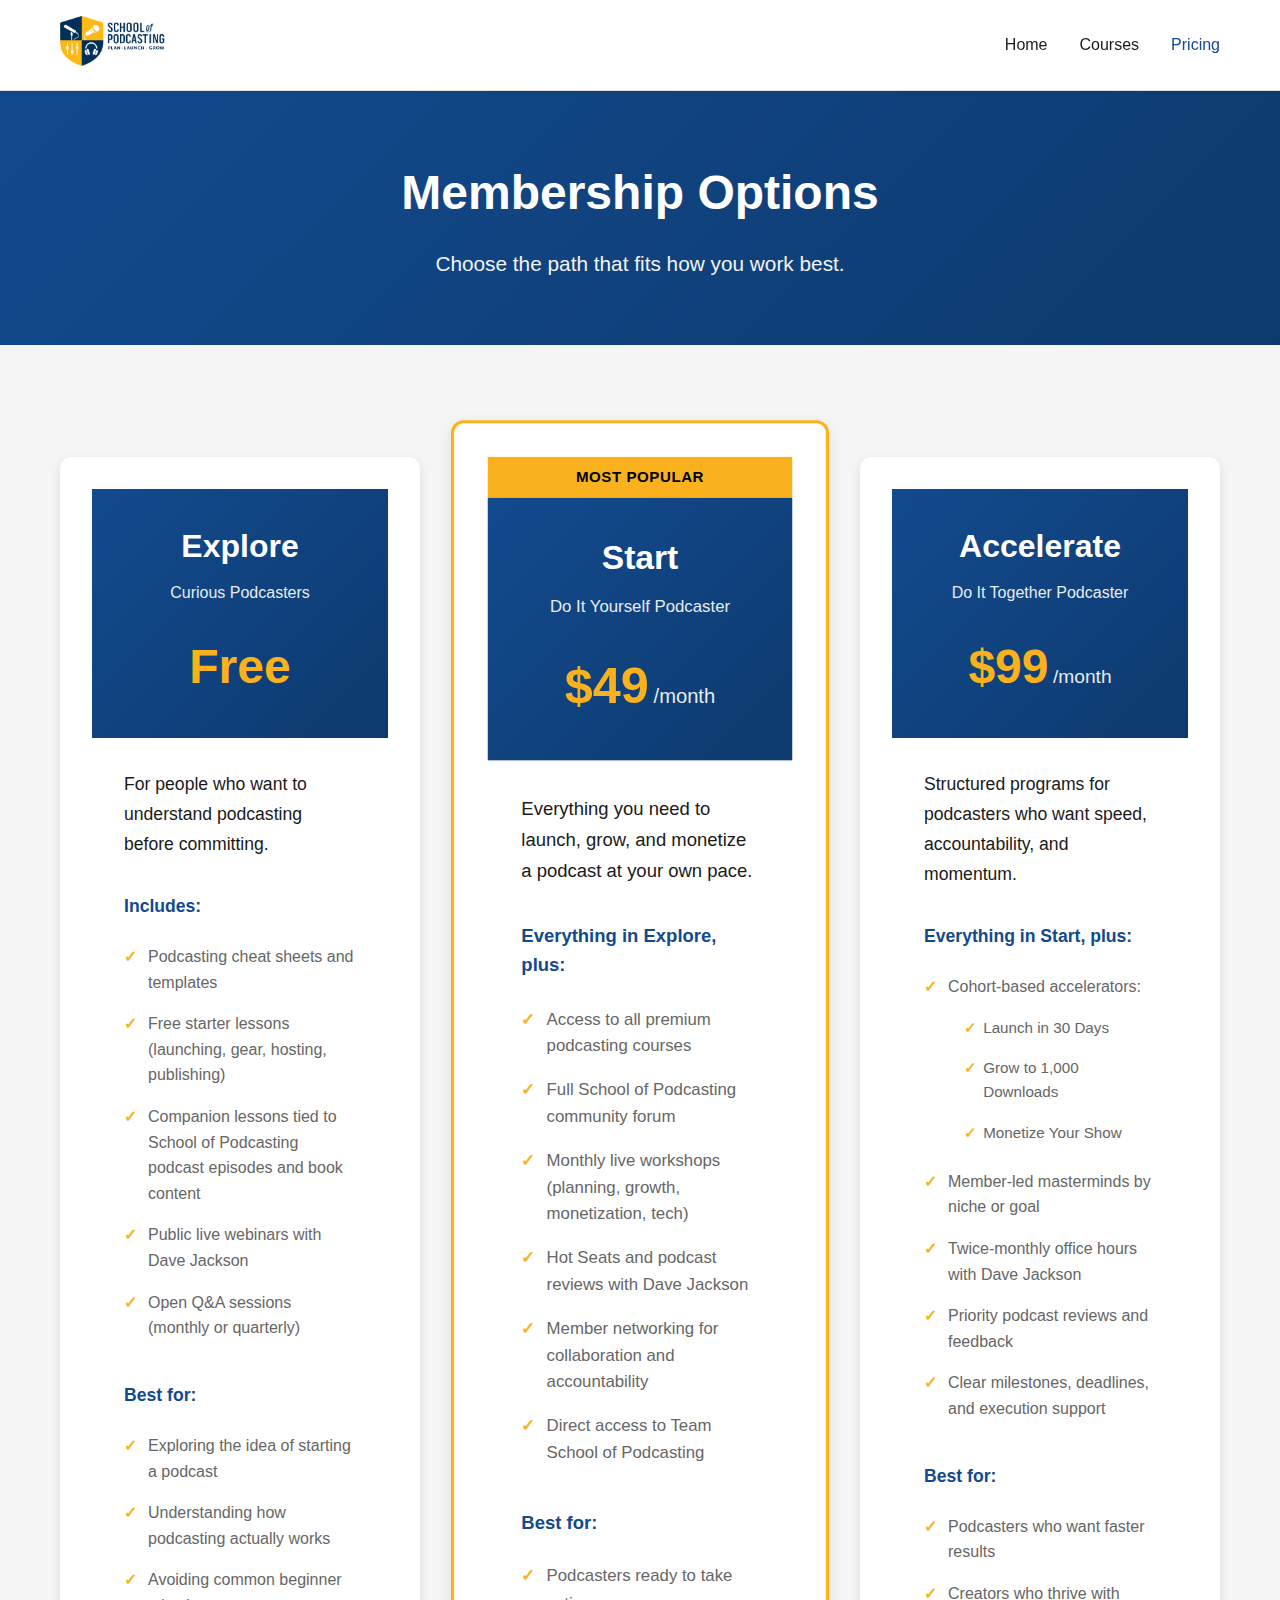
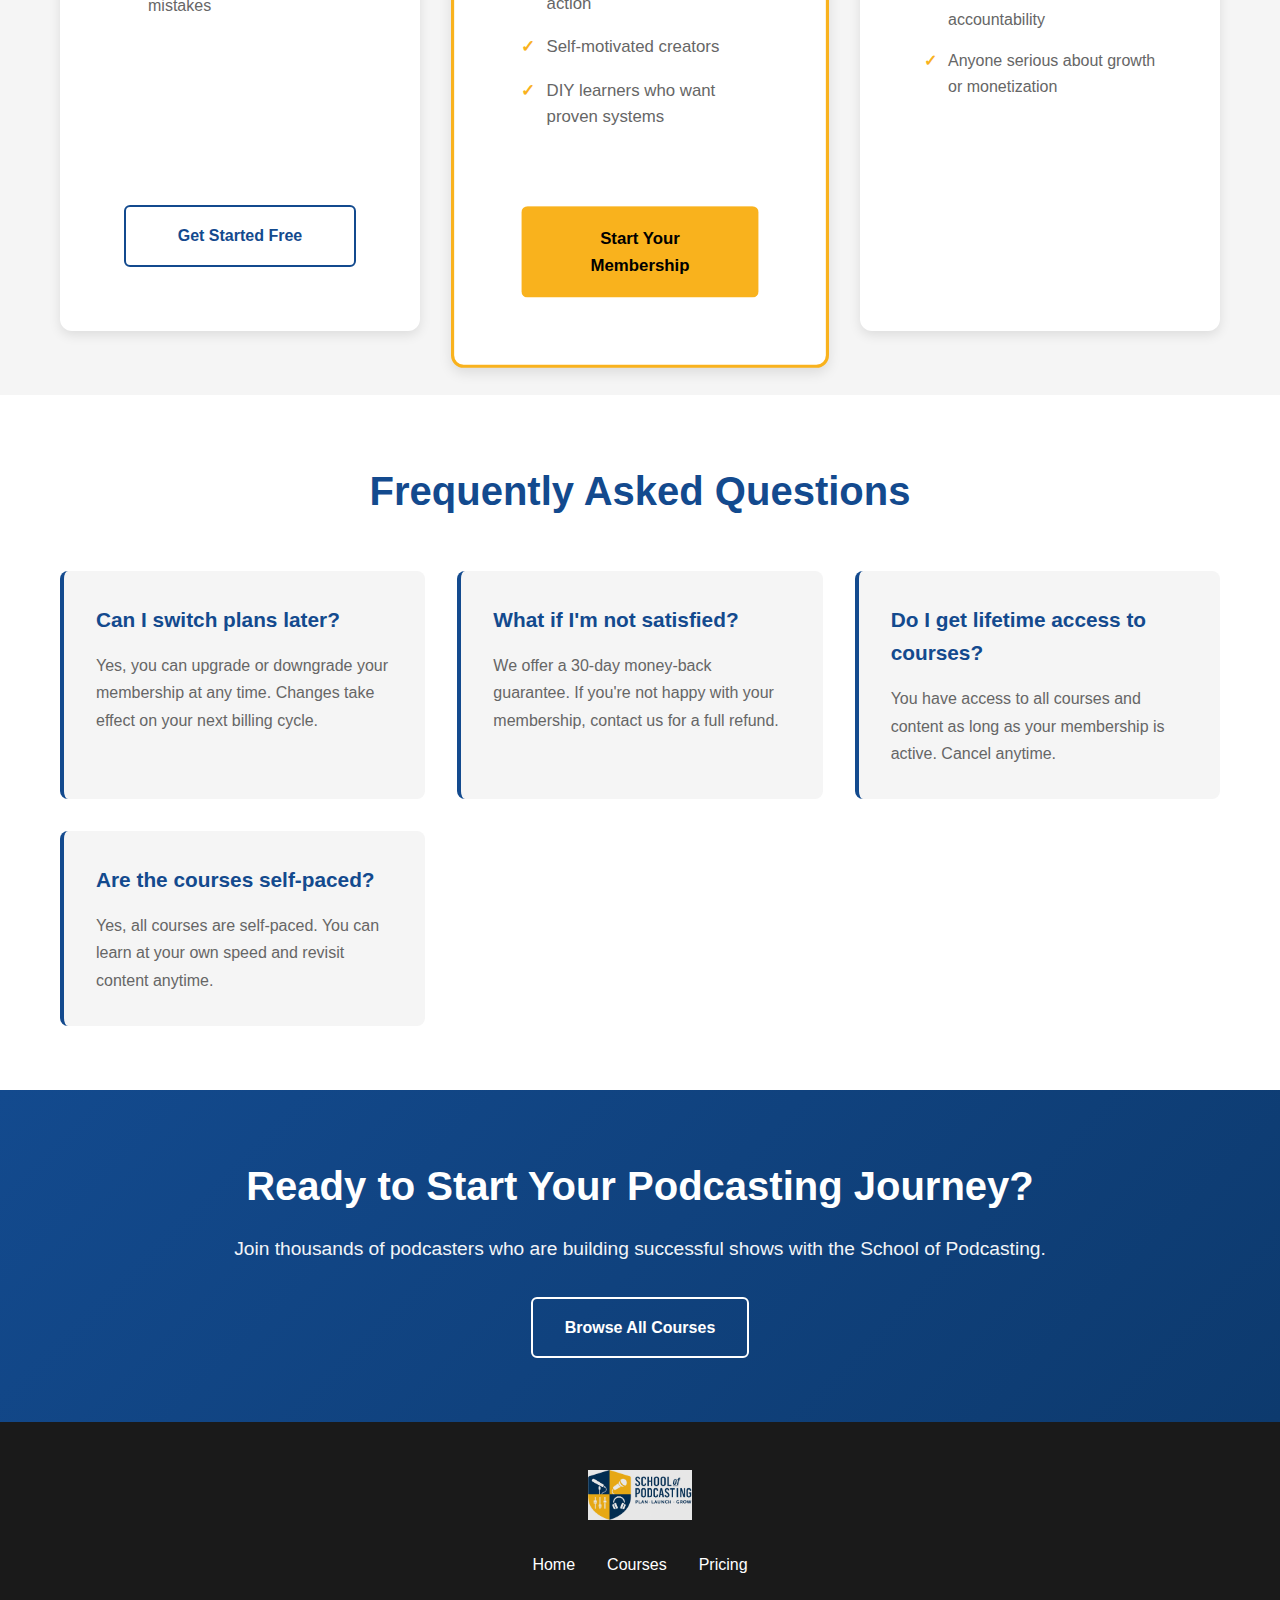
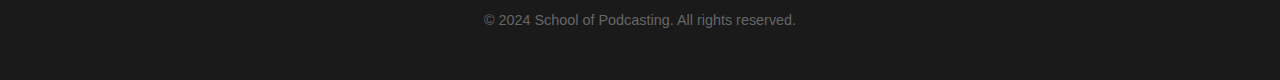
<file: pricing.html>
<!DOCTYPE html>
<html lang="en">
<head>
    <meta charset="UTF-8">
    <meta name="viewport" content="width=device-width, initial-scale=1.0">
    <title>Pricing - School of Podcasting</title>
    <link rel="stylesheet" href="styles.css">
    <link rel="icon" type="image/png" href="icon.png">
</head>
<body>
    <!-- Navigation -->
    <nav class="navbar">
        <div class="container">
            <div class="nav-content">
                <a href="index.html" class="logo">
                    <img src="logo.png" alt="School of Podcasting" class="logo-img">
                </a>
                <ul class="nav-links">
                    <li><a href="index.html">Home</a></li>
                    <li><a href="courses.html">Courses</a></li>
                    <li><a href="pricing.html" class="active">Pricing</a></li>
                </ul>
            </div>
        </div>
    </nav>

    <!-- Pricing Header -->
    <section class="page-header">
        <div class="container">
            <h1 class="page-title">Membership Options</h1>
            <p class="page-subtitle">
                Choose the path that fits how you work best.
            </p>
        </div>
    </section>

    <!-- Pricing Cards -->
    <section class="pricing">
        <div class="container">
            <div class="pricing-grid">

                <!-- Explore - Free -->
                <div class="pricing-card">
                    <div class="pricing-header">
                        <h2 class="pricing-title">Explore</h2>
                        <p class="pricing-subtitle">Curious Podcasters</p>
                        <div class="pricing-price">
                            <span class="price-amount">Free</span>
                        </div>
                    </div>
                    <div class="pricing-body">
                        <p class="pricing-description">
                            For people who want to understand podcasting before committing.
                        </p>
                        <div class="pricing-features">
                            <h3>Includes:</h3>
                            <ul>
                                <li>Podcasting cheat sheets and templates</li>
                                <li>Free starter lessons (launching, gear, hosting, publishing)</li>
                                <li>Companion lessons tied to School of Podcasting podcast episodes and book content</li>
                                <li>Public live webinars with Dave Jackson</li>
                                <li>Open Q&A sessions (monthly or quarterly)</li>
                            </ul>
                        </div>
                        <div class="pricing-best-for">
                            <h3>Best for:</h3>
                            <ul>
                                <li>Exploring the idea of starting a podcast</li>
                                <li>Understanding how podcasting actually works</li>
                                <li>Avoiding common beginner mistakes</li>
                            </ul>
                        </div>
                    </div>
                    <div class="pricing-footer">
                        <a href="#" class="btn btn-outline btn-full">Get Started Free</a>
                    </div>
                </div>

                <!-- Start - $49/month -->
                <div class="pricing-card featured">
                    <div class="featured-badge">Most Popular</div>
                    <div class="pricing-header">
                        <h2 class="pricing-title">Start</h2>
                        <p class="pricing-subtitle">Do It Yourself Podcaster</p>
                        <div class="pricing-price">
                            <span class="price-amount">$49</span>
                            <span class="price-period">/month</span>
                        </div>
                    </div>
                    <div class="pricing-body">
                        <p class="pricing-description">
                            Everything you need to launch, grow, and monetize a podcast at your own pace.
                        </p>
                        <div class="pricing-features">
                            <h3>Everything in Explore, plus:</h3>
                            <ul>
                                <li>Access to all premium podcasting courses</li>
                                <li>Full School of Podcasting community forum</li>
                                <li>Monthly live workshops (planning, growth, monetization, tech)</li>
                                <li>Hot Seats and podcast reviews with Dave Jackson</li>
                                <li>Member networking for collaboration and accountability</li>
                                <li>Direct access to Team School of Podcasting</li>
                            </ul>
                        </div>
                        <div class="pricing-best-for">
                            <h3>Best for:</h3>
                            <ul>
                                <li>Podcasters ready to take action</li>
                                <li>Self‑motivated creators</li>
                                <li>DIY learners who want proven systems</li>
                            </ul>
                        </div>
                    </div>
                    <div class="pricing-footer">
                        <a href="#" class="btn btn-primary btn-full">Start Your Membership</a>
                    </div>
                </div>

                <!-- Accelerate - $99/month -->
                <div class="pricing-card">
                    <div class="pricing-header">
                        <h2 class="pricing-title">Accelerate</h2>
                        <p class="pricing-subtitle">Do It Together Podcaster</p>
                        <div class="pricing-price">
                            <span class="price-amount">$99</span>
                            <span class="price-period">/month</span>
                        </div>
                    </div>
                    <div class="pricing-body">
                        <p class="pricing-description">
                            Structured programs for podcasters who want speed, accountability, and momentum.
                        </p>
                        <div class="pricing-features">
                            <h3>Everything in Start, plus:</h3>
                            <ul>
                                <li>Cohort‑based accelerators:
                                    <ul class="nested-list">
                                        <li>Launch in 30 Days</li>
                                        <li>Grow to 1,000 Downloads</li>
                                        <li>Monetize Your Show</li>
                                    </ul>
                                </li>
                                <li>Member‑led masterminds by niche or goal</li>
                                <li>Twice‑monthly office hours with Dave Jackson</li>
                                <li>Priority podcast reviews and feedback</li>
                                <li>Clear milestones, deadlines, and execution support</li>
                            </ul>
                        </div>
                        <div class="pricing-best-for">
                            <h3>Best for:</h3>
                            <ul>
                                <li>Podcasters who want faster results</li>
                                <li>Creators who thrive with accountability</li>
                                <li>Anyone serious about growth or monetization</li>
                            </ul>
                        </div>
                    </div>
                    <div class="pricing-footer">
                        <a href="#" class="btn btn-secondary btn-full">Start Your Membership</a>
                    </div>
                </div>

            </div>
        </div>
    </section>

    <!-- FAQ Section -->
    <section class="faq">
        <div class="container">
            <h2 class="section-title">Frequently Asked Questions</h2>
            <div class="faq-grid">
                <div class="faq-item">
                    <h3>Can I switch plans later?</h3>
                    <p>Yes, you can upgrade or downgrade your membership at any time. Changes take effect on your next billing cycle.</p>
                </div>
                <div class="faq-item">
                    <h3>What if I'm not satisfied?</h3>
                    <p>We offer a 30-day money-back guarantee. If you're not happy with your membership, contact us for a full refund.</p>
                </div>
                <div class="faq-item">
                    <h3>Do I get lifetime access to courses?</h3>
                    <p>You have access to all courses and content as long as your membership is active. Cancel anytime.</p>
                </div>
                <div class="faq-item">
                    <h3>Are the courses self-paced?</h3>
                    <p>Yes, all courses are self-paced. You can learn at your own speed and revisit content anytime.</p>
                </div>
            </div>
        </div>
    </section>

    <!-- CTA Section -->
    <section class="cta-section">
        <div class="container">
            <h2>Ready to Start Your Podcasting Journey?</h2>
            <p>Join thousands of podcasters who are building successful shows with the School of Podcasting.</p>
            <a href="courses.html" class="btn btn-outline">Browse All Courses</a>
        </div>
    </section>

    <!-- Footer -->
    <footer class="footer">
        <div class="container">
            <div class="footer-content">
                <div class="footer-logo">
                    <img src="logo.png" alt="School of Podcasting" class="footer-logo-img">
                </div>
                <nav class="footer-nav">
                    <a href="index.html">Home</a>
                    <a href="courses.html">Courses</a>
                    <a href="pricing.html">Pricing</a>
                </nav>
                <p class="footer-copy">&copy; 2024 School of Podcasting. All rights reserved.</p>
            </div>
        </div>
    </footer>
</body>
</html>
</file>
<file: styles.css>
/* Reset and Base Styles */
* {
    margin: 0;
    padding: 0;
    box-sizing: border-box;
}

:root {
    --navy: #134A8E;
    --gold: #F9B21D;
    --black: #000000;
    --white: #FFFFFF;
    --gray-light: #F5F5F5;
    --gray-medium: #E0E0E0;
    --gray-dark: #666666;
    --text-dark: #1a1a1a;
    --text-light: #666666;
}

body {
    font-family: -apple-system, BlinkMacSystemFont, 'Segoe UI', Roboto, 'Helvetica Neue', Arial, sans-serif;
    line-height: 1.6;
    color: var(--text-dark);
    background-color: var(--white);
}

.container {
    max-width: 1200px;
    margin: 0 auto;
    padding: 0 20px;
}

/* Navigation */
.navbar {
    background-color: var(--white);
    border-bottom: 1px solid var(--gray-medium);
    position: sticky;
    top: 0;
    z-index: 1000;
    box-shadow: 0 2px 4px rgba(0, 0, 0, 0.05);
}

.nav-content {
    display: flex;
    justify-content: space-between;
    align-items: center;
    padding: 1rem 0;
}

.logo-img {
    height: 50px;
    width: auto;
}

.nav-links {
    display: flex;
    list-style: none;
    gap: 2rem;
    align-items: center;
}

.nav-links a {
    text-decoration: none;
    color: var(--text-dark);
    font-weight: 500;
    transition: color 0.3s ease;
}

.nav-links a:hover,
.nav-links a.active {
    color: var(--navy);
}

/* Hero Section */
.hero {
    background: linear-gradient(135deg, var(--navy) 0%, #0d3a6e 100%);
    color: var(--white);
    padding: 6rem 0;
    text-align: center;
}

.hero-content {
    max-width: 800px;
    margin: 0 auto;
}

.hero-title {
    font-size: 3.5rem;
    font-weight: 700;
    line-height: 1.2;
    margin-bottom: 1.5rem;
}

.hero-title-accent {
    color: var(--gold);
}

.hero-subtitle {
    font-size: 1.5rem;
    font-weight: 400;
    margin-bottom: 1rem;
    opacity: 0.95;
}

.hero-description {
    font-size: 1.1rem;
    margin-bottom: 2.5rem;
    opacity: 0.9;
}

.hero-cta {
    display: flex;
    gap: 1rem;
    justify-content: center;
    flex-wrap: wrap;
}

/* Buttons */
.btn {
    display: inline-block;
    padding: 1rem 2rem;
    text-decoration: none;
    font-weight: 600;
    border-radius: 6px;
    transition: all 0.3s ease;
    border: 2px solid transparent;
    cursor: pointer;
    font-size: 1rem;
}

.btn-primary {
    background-color: var(--gold);
    color: var(--black);
}

.btn-primary:hover {
    background-color: #e0a017;
    transform: translateY(-2px);
    box-shadow: 0 4px 12px rgba(249, 178, 29, 0.3);
}

.btn-secondary {
    background-color: transparent;
    color: var(--white);
    border-color: var(--white);
}

.btn-secondary:hover {
    background-color: var(--white);
    color: var(--navy);
}

.btn-outline {
    background-color: transparent;
    color: var(--navy);
    border-color: var(--navy);
}

.btn-outline:hover {
    background-color: var(--navy);
    color: var(--white);
}

.btn-full {
    width: 100%;
    text-align: center;
}

.btn-link {
    color: var(--navy);
    text-decoration: none;
    font-weight: 600;
    transition: color 0.3s ease;
}

.btn-link:hover {
    color: var(--gold);
}

/* Credibility Section */
.credibility {
    padding: 4rem 0;
    background-color: var(--gray-light);
    text-align: center;
}

.credibility-content {
    max-width: 800px;
    margin: 0 auto;
}

.credibility-text {
    font-size: 1.5rem;
    font-weight: 600;
    color: var(--navy);
    margin-bottom: 1rem;
}

.credibility-description {
    font-size: 1.1rem;
    color: var(--text-light);
    line-height: 1.8;
}

/* Different Section */
.different {
    padding: 5rem 0;
    background-color: var(--white);
}

.section-title {
    font-size: 2.5rem;
    font-weight: 700;
    color: var(--navy);
    text-align: center;
    margin-bottom: 1rem;
}

.section-subtitle {
    font-size: 1.5rem;
    font-weight: 600;
    color: var(--text-dark);
    text-align: center;
    margin-bottom: 3rem;
}

.different-content {
    max-width: 800px;
    margin: 0 auto;
}

.intro-text {
    font-size: 1.1rem;
    line-height: 1.8;
    margin-bottom: 1.5rem;
    color: var(--text-dark);
}

.intro-text.emphasis {
    font-weight: 600;
    color: var(--navy);
    font-size: 1.2rem;
}

.problem-list,
.solution-list {
    list-style: none;
    margin: 1.5rem 0;
    padding-left: 0;
}

.problem-list li,
.solution-list li {
    padding: 0.75rem 0;
    padding-left: 2rem;
    position: relative;
    font-size: 1.1rem;
    line-height: 1.8;
}

.problem-list li::before {
    content: "—";
    position: absolute;
    left: 0;
    color: var(--gray-dark);
}

.solution-list li::before {
    content: "✓";
    position: absolute;
    left: 0;
    color: var(--gold);
    font-weight: bold;
    font-size: 1.2rem;
}

/* Learn Section */
.learn {
    padding: 5rem 0;
    background-color: var(--gray-light);
}

.section-intro {
    text-align: center;
    font-size: 1.2rem;
    color: var(--text-light);
    margin-bottom: 3rem;
    max-width: 700px;
    margin-left: auto;
    margin-right: auto;
}

.learn-grid {
    display: grid;
    grid-template-columns: repeat(auto-fit, minmax(280px, 1fr));
    gap: 2rem;
    margin-top: 3rem;
}

.learn-card {
    background-color: var(--white);
    padding: 2rem;
    border-radius: 8px;
    box-shadow: 0 2px 8px rgba(0, 0, 0, 0.1);
    transition: transform 0.3s ease, box-shadow 0.3s ease;
}

.learn-card:hover {
    transform: translateY(-4px);
    box-shadow: 0 4px 16px rgba(0, 0, 0, 0.15);
}

.learn-card h3 {
    font-size: 1.5rem;
    color: var(--navy);
    margin-bottom: 1rem;
    font-weight: 600;
}

.learn-card p {
    color: var(--text-light);
    line-height: 1.7;
}

/* Curriculum Section */
.curriculum {
    padding: 5rem 0;
    background-color: var(--white);
}

.curriculum-intro {
    text-align: center;
    font-size: 1.5rem;
    font-weight: 600;
    color: var(--navy);
    margin-bottom: 1rem;
}

.curriculum-description {
    text-align: center;
    font-size: 1.1rem;
    color: var(--text-light);
    margin-bottom: 3rem;
}

.curriculum-grid {
    display: grid;
    grid-template-columns: repeat(auto-fit, minmax(250px, 1fr));
    gap: 1.5rem;
    margin-bottom: 3rem;
}

.curriculum-item {
    background-color: var(--gray-light);
    padding: 1.5rem;
    border-radius: 6px;
    text-align: center;
    font-weight: 500;
    color: var(--text-dark);
    border-left: 4px solid var(--gold);
}

.curriculum-footer {
    text-align: center;
    font-size: 1.2rem;
    font-weight: 600;
    color: var(--navy);
    line-height: 1.8;
}

/* Pricing Preview Section */
.pricing-preview {
    padding: 5rem 0;
    background-color: var(--gray-light);
}

.pricing-cards {
    display: grid;
    grid-template-columns: repeat(auto-fit, minmax(300px, 1fr));
    gap: 2rem;
    margin-top: 3rem;
}

.pricing-card {
    background-color: var(--white);
    border-radius: 8px;
    padding: 2rem;
    box-shadow: 0 2px 8px rgba(0, 0, 0, 0.1);
    transition: transform 0.3s ease, box-shadow 0.3s ease;
    position: relative;
}

.pricing-card:hover {
    transform: translateY(-4px);
    box-shadow: 0 4px 16px rgba(0, 0, 0, 0.15);
}

.pricing-card.featured {
    border: 2px solid var(--gold);
    transform: scale(1.05);
}

.pricing-card h3 {
    font-size: 1.8rem;
    color: var(--navy);
    margin-bottom: 1rem;
}

.pricing-description {
    color: var(--text-light);
    margin-bottom: 1.5rem;
    line-height: 1.7;
}

.pricing-cta {
    text-align: center;
    margin-top: 2rem;
}

/* Founder Section */
.founder {
    padding: 5rem 0;
    background-color: var(--white);
    text-align: center;
}

.founder-content {
    max-width: 800px;
    margin: 0 auto;
}

.founder-text {
    font-size: 1.2rem;
    line-height: 1.8;
    color: var(--text-light);
    margin-bottom: 1.5rem;
}

.founder-text.emphasis {
    font-weight: 600;
    color: var(--navy);
    font-size: 1.3rem;
}

/* CTA Final Section */
.cta-final {
    padding: 5rem 0;
    background: linear-gradient(135deg, var(--navy) 0%, #0d3a6e 100%);
    color: var(--white);
    text-align: center;
}

.cta-content {
    max-width: 800px;
    margin: 0 auto;
}

.cta-final .section-title {
    color: var(--white);
    margin-bottom: 2rem;
}

.cta-text {
    font-size: 1.2rem;
    line-height: 1.8;
    margin-bottom: 1rem;
    opacity: 0.95;
}

.cta-text.emphasis {
    font-weight: 600;
    font-size: 1.4rem;
    color: var(--gold);
    margin-top: 1.5rem;
}

.cta-buttons {
    display: flex;
    gap: 1rem;
    justify-content: center;
    flex-wrap: wrap;
    margin-top: 2.5rem;
}

/* Page Header */
.page-header {
    background: linear-gradient(135deg, var(--navy) 0%, #0d3a6e 100%);
    color: var(--white);
    padding: 4rem 0;
    text-align: center;
}

.page-title {
    font-size: 3rem;
    font-weight: 700;
    margin-bottom: 1rem;
}

.page-subtitle {
    font-size: 1.3rem;
    opacity: 0.95;
    max-width: 700px;
    margin: 0 auto;
}

/* Courses Page */
.courses {
    padding: 4rem 0;
    background-color: var(--white);
}

.membership-legend {
    display: flex;
    justify-content: center;
    gap: 2rem;
    margin-top: 2rem;
    flex-wrap: wrap;
}

.legend-item {
    display: flex;
    align-items: center;
    gap: 0.5rem;
    font-size: 0.95rem;
    color: var(--white);
    opacity: 0.95;
}

.course-track {
    margin-bottom: 2rem;
    border: 1px solid var(--gray-medium);
    border-radius: 8px;
    overflow: hidden;
    background-color: var(--white);
}

.course-track:last-child {
    margin-bottom: 0;
}

.track-header-toggle {
    width: 100%;
    background: none;
    border: none;
    padding: 1.5rem 2rem;
    cursor: pointer;
    display: flex;
    justify-content: space-between;
    align-items: center;
    text-align: left;
    transition: background-color 0.3s ease;
}

.track-header-toggle:hover {
    background-color: var(--gray-light);
}

.track-header-toggle.expanded {
    background-color: var(--gray-light);
}

.track-header {
    display: flex;
    align-items: flex-start;
    gap: 1.5rem;
    flex: 1;
}

.toggle-icon {
    font-size: 2rem;
    font-weight: 300;
    color: var(--navy);
    line-height: 1;
    transition: transform 0.3s ease;
}

.collapse-content {
    max-height: 0;
    overflow: hidden;
    padding: 0;
    transition: max-height 0.4s ease-out, padding 0.4s ease-out;
}

.collapse-content.expanded {
    max-height: 5000px;
    padding: 0 2rem 2rem 2rem;
}

.track-number {
    background-color: var(--navy);
    color: var(--white);
    width: 60px;
    height: 60px;
    border-radius: 50%;
    display: flex;
    align-items: center;
    justify-content: center;
    font-size: 1.5rem;
    font-weight: 700;
    flex-shrink: 0;
}

.track-title {
    font-size: 2rem;
    color: var(--navy);
    margin-bottom: 0.5rem;
    font-weight: 700;
}

.track-subtitle {
    font-size: 1.1rem;
    color: var(--text-light);
    font-style: italic;
}

.course-list {
    display: grid;
    gap: 2rem;
}

.course-item {
    background-color: var(--gray-light);
    padding: 2rem;
    border-radius: 8px;
    border-left: 4px solid var(--gold);
}

.course-header {
    display: flex;
    justify-content: space-between;
    align-items: flex-start;
    gap: 1rem;
    margin-bottom: 0.75rem;
}

.course-header h3 {
    font-size: 1.5rem;
    color: var(--navy);
    font-weight: 600;
    flex: 1;
    margin: 0;
}

.badge {
    display: inline-block;
    padding: 0.4rem 0.8rem;
    border-radius: 4px;
    font-size: 0.85rem;
    font-weight: 700;
    text-transform: uppercase;
    letter-spacing: 0.5px;
    white-space: nowrap;
}

.badge-free {
    background-color: #E8F5E9;
    color: #2E7D32;
}

.badge-start {
    background-color: #E3F2FD;
    color: var(--navy);
}

.badge-accelerate {
    background-color: #FFF3E0;
    color: #E65100;
}

.course-item h3 {
    font-size: 1.5rem;
    color: var(--navy);
    margin-bottom: 0.75rem;
    font-weight: 600;
}

.course-item > p:first-of-type {
    font-size: 1.1rem;
    color: var(--text-dark);
    margin-bottom: 1rem;
    font-weight: 500;
}

.course-detail {
    color: var(--text-light);
    line-height: 1.7;
    margin-top: 1rem;
}

/* Pricing Page */
.pricing {
    padding: 4rem 0;
    background-color: var(--gray-light);
}

.pricing-grid {
    display: grid;
    grid-template-columns: repeat(auto-fit, minmax(320px, 1fr));
    gap: 2.5rem;
    margin-top: 3rem;
}

.pricing-card {
    background-color: var(--white);
    border-radius: 12px;
    overflow: hidden;
    box-shadow: 0 4px 12px rgba(0, 0, 0, 0.1);
    display: flex;
    flex-direction: column;
    transition: transform 0.3s ease, box-shadow 0.3s ease;
}

.pricing-card:hover {
    transform: translateY(-6px);
    box-shadow: 0 8px 24px rgba(0, 0, 0, 0.15);
}

.pricing-card.featured {
    border: 3px solid var(--gold);
    transform: scale(1.05);
}

.featured-badge {
    background-color: var(--gold);
    color: var(--black);
    text-align: center;
    padding: 0.5rem;
    font-weight: 700;
    font-size: 0.9rem;
    text-transform: uppercase;
    letter-spacing: 0.5px;
}

.pricing-header {
    padding: 2rem;
    text-align: center;
    background: linear-gradient(135deg, var(--navy) 0%, #0d3a6e 100%);
    color: var(--white);
}

.pricing-title {
    font-size: 2rem;
    font-weight: 700;
    margin-bottom: 0.5rem;
}

.pricing-subtitle {
    font-size: 1rem;
    opacity: 0.9;
    margin-bottom: 1.5rem;
}

.pricing-price {
    margin-top: 1rem;
}

.price-amount {
    font-size: 3rem;
    font-weight: 700;
    color: var(--gold);
}

.price-period {
    font-size: 1.2rem;
    opacity: 0.9;
}

.pricing-body {
    padding: 2rem;
    flex-grow: 1;
}

.pricing-description {
    font-size: 1.1rem;
    color: var(--text-dark);
    margin-bottom: 2rem;
    line-height: 1.7;
}

.pricing-features,
.pricing-best-for {
    margin-bottom: 2rem;
}

.pricing-features h3,
.pricing-best-for h3 {
    font-size: 1.1rem;
    color: var(--navy);
    margin-bottom: 1rem;
    font-weight: 600;
}

.pricing-features ul,
.pricing-best-for ul {
    list-style: none;
    padding-left: 0;
}

.pricing-features li,
.pricing-best-for li {
    padding: 0.5rem 0;
    padding-left: 1.5rem;
    position: relative;
    color: var(--text-light);
    line-height: 1.6;
}

.pricing-features li::before,
.pricing-best-for li::before {
    content: "✓";
    position: absolute;
    left: 0;
    color: var(--gold);
    font-weight: bold;
}

.nested-list {
    margin-top: 0.5rem;
    margin-left: 1rem;
}

.nested-list li {
    font-size: 0.95rem;
    padding-left: 1.2rem;
}

.pricing-footer {
    padding: 0 2rem 2rem 2rem;
}

/* FAQ Section */
.faq {
    padding: 4rem 0;
    background-color: var(--white);
}

.faq-grid {
    display: grid;
    grid-template-columns: repeat(auto-fit, minmax(280px, 1fr));
    gap: 2rem;
    margin-top: 3rem;
}

.faq-item {
    background-color: var(--gray-light);
    padding: 2rem;
    border-radius: 8px;
    border-left: 4px solid var(--navy);
}

.faq-item h3 {
    font-size: 1.3rem;
    color: var(--navy);
    margin-bottom: 1rem;
    font-weight: 600;
}

.faq-item p {
    color: var(--text-light);
    line-height: 1.7;
}

/* CTA Section */
.cta-section {
    padding: 4rem 0;
    background: linear-gradient(135deg, var(--navy) 0%, #0d3a6e 100%);
    color: var(--white);
    text-align: center;
}

.cta-section h2 {
    font-size: 2.5rem;
    margin-bottom: 1rem;
}

.cta-section p {
    font-size: 1.2rem;
    margin-bottom: 2rem;
    opacity: 0.95;
}

.cta-section .btn-outline {
    border-color: var(--white);
    color: var(--white);
}

.cta-section .btn-outline:hover {
    background-color: var(--white);
    color: var(--navy);
}

/* Footer */
.footer {
    background-color: var(--text-dark);
    color: var(--white);
    padding: 3rem 0;
}

.footer-content {
    text-align: center;
}

.footer-logo-img {
    height: 50px;
    width: auto;
    margin-bottom: 1.5rem;
    opacity: 0.9;
}

.footer-nav {
    display: flex;
    justify-content: center;
    gap: 2rem;
    margin-bottom: 2rem;
    flex-wrap: wrap;
}

.footer-nav a {
    color: var(--white);
    text-decoration: none;
    transition: color 0.3s ease;
}

.footer-nav a:hover {
    color: var(--gold);
}

.footer-copy {
    color: var(--gray-dark);
    font-size: 0.9rem;
}

/* Responsive Design */
@media (max-width: 768px) {
    .hero-title {
        font-size: 2.5rem;
    }

    .hero-subtitle {
        font-size: 1.2rem;
    }

    .section-title {
        font-size: 2rem;
    }

    .page-title {
        font-size: 2.2rem;
    }

    .nav-links {
        gap: 1rem;
    }

    .pricing-card.featured {
        transform: scale(1);
    }

    .pricing-grid {
        grid-template-columns: 1fr;
    }

    .pricing-cards {
        grid-template-columns: 1fr;
    }

    .learn-grid {
        grid-template-columns: 1fr;
    }

    .curriculum-grid {
        grid-template-columns: 1fr;
    }

    .track-header {
        flex-direction: column;
        align-items: flex-start;
    }

    .hero-cta,
    .cta-buttons {
        flex-direction: column;
    }

    .btn {
        width: 100%;
    }
}

@media (max-width: 480px) {
    .hero {
        padding: 4rem 0;
    }

    .hero-title {
        font-size: 2rem;
    }

    .container {
        padding: 0 15px;
    }

    .pricing-header {
        padding: 1.5rem;
    }

    .price-amount {
        font-size: 2.5rem;
    }
}
</file>
